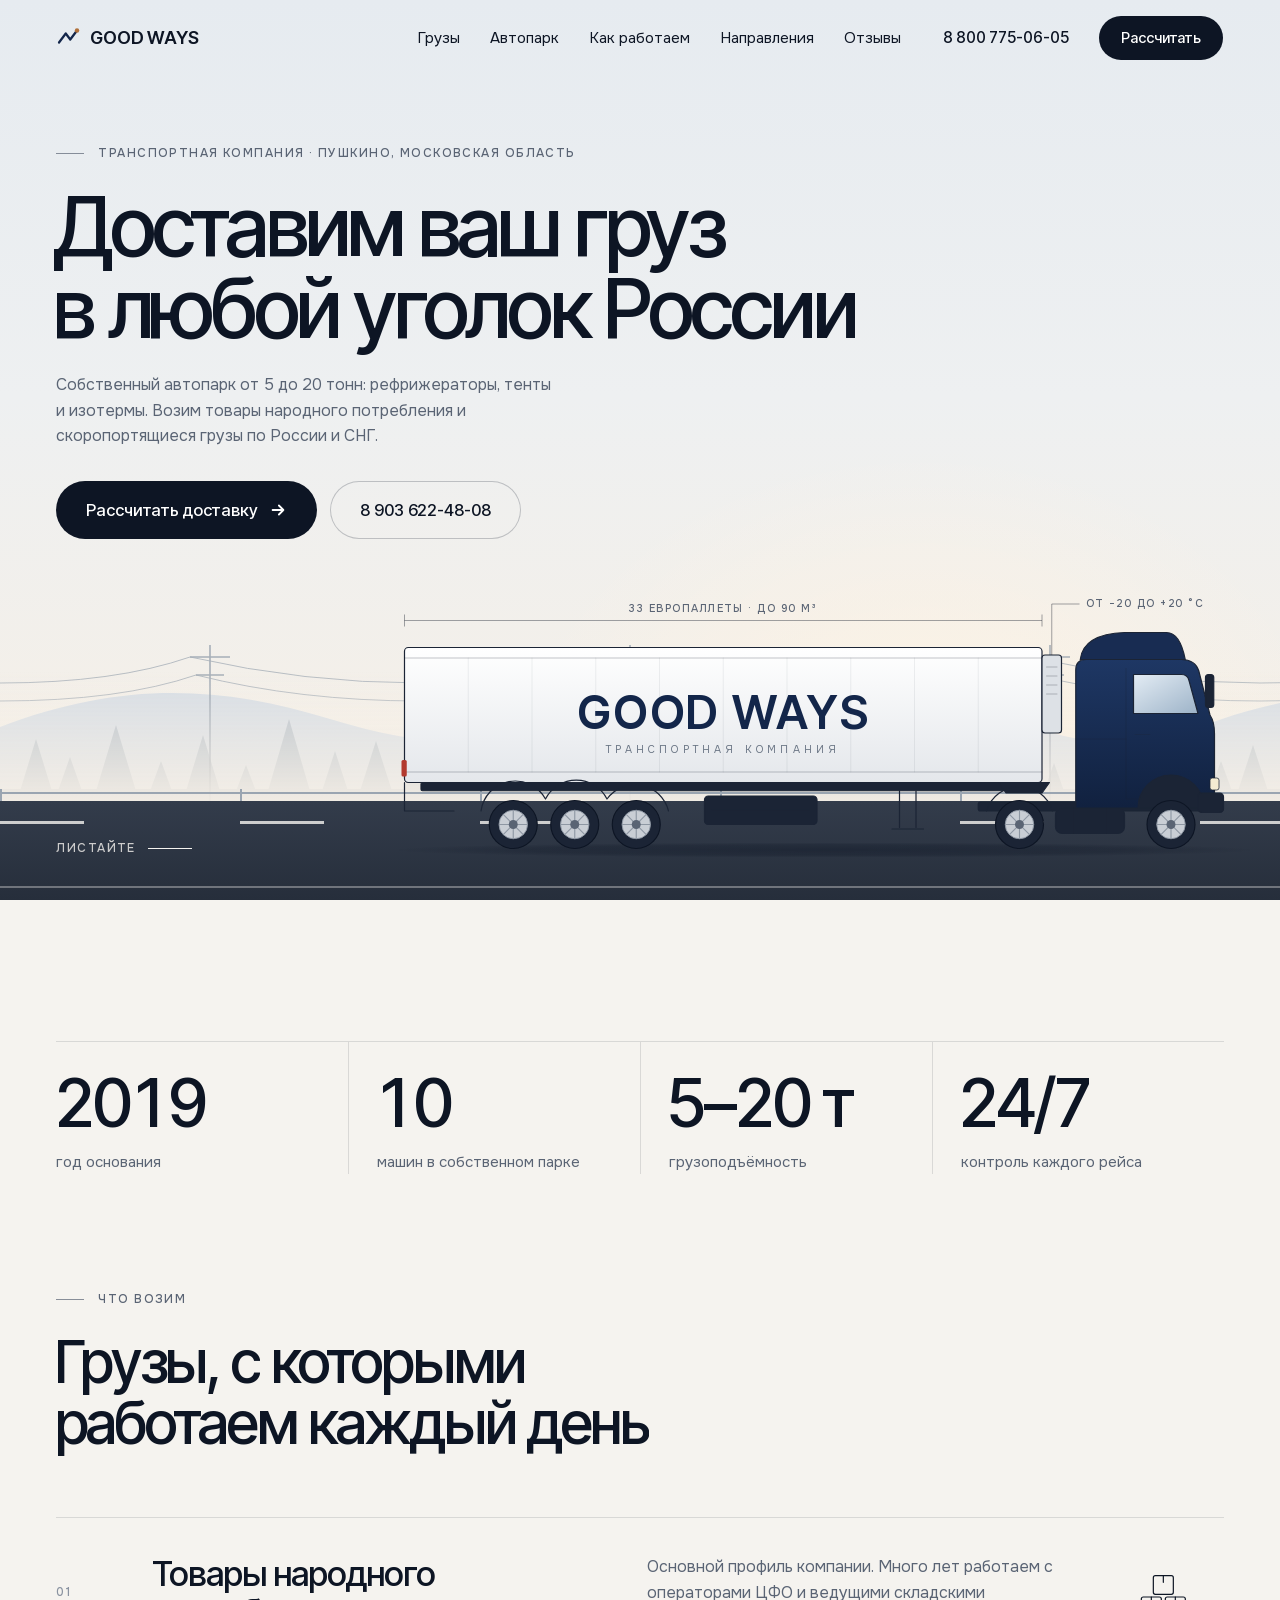
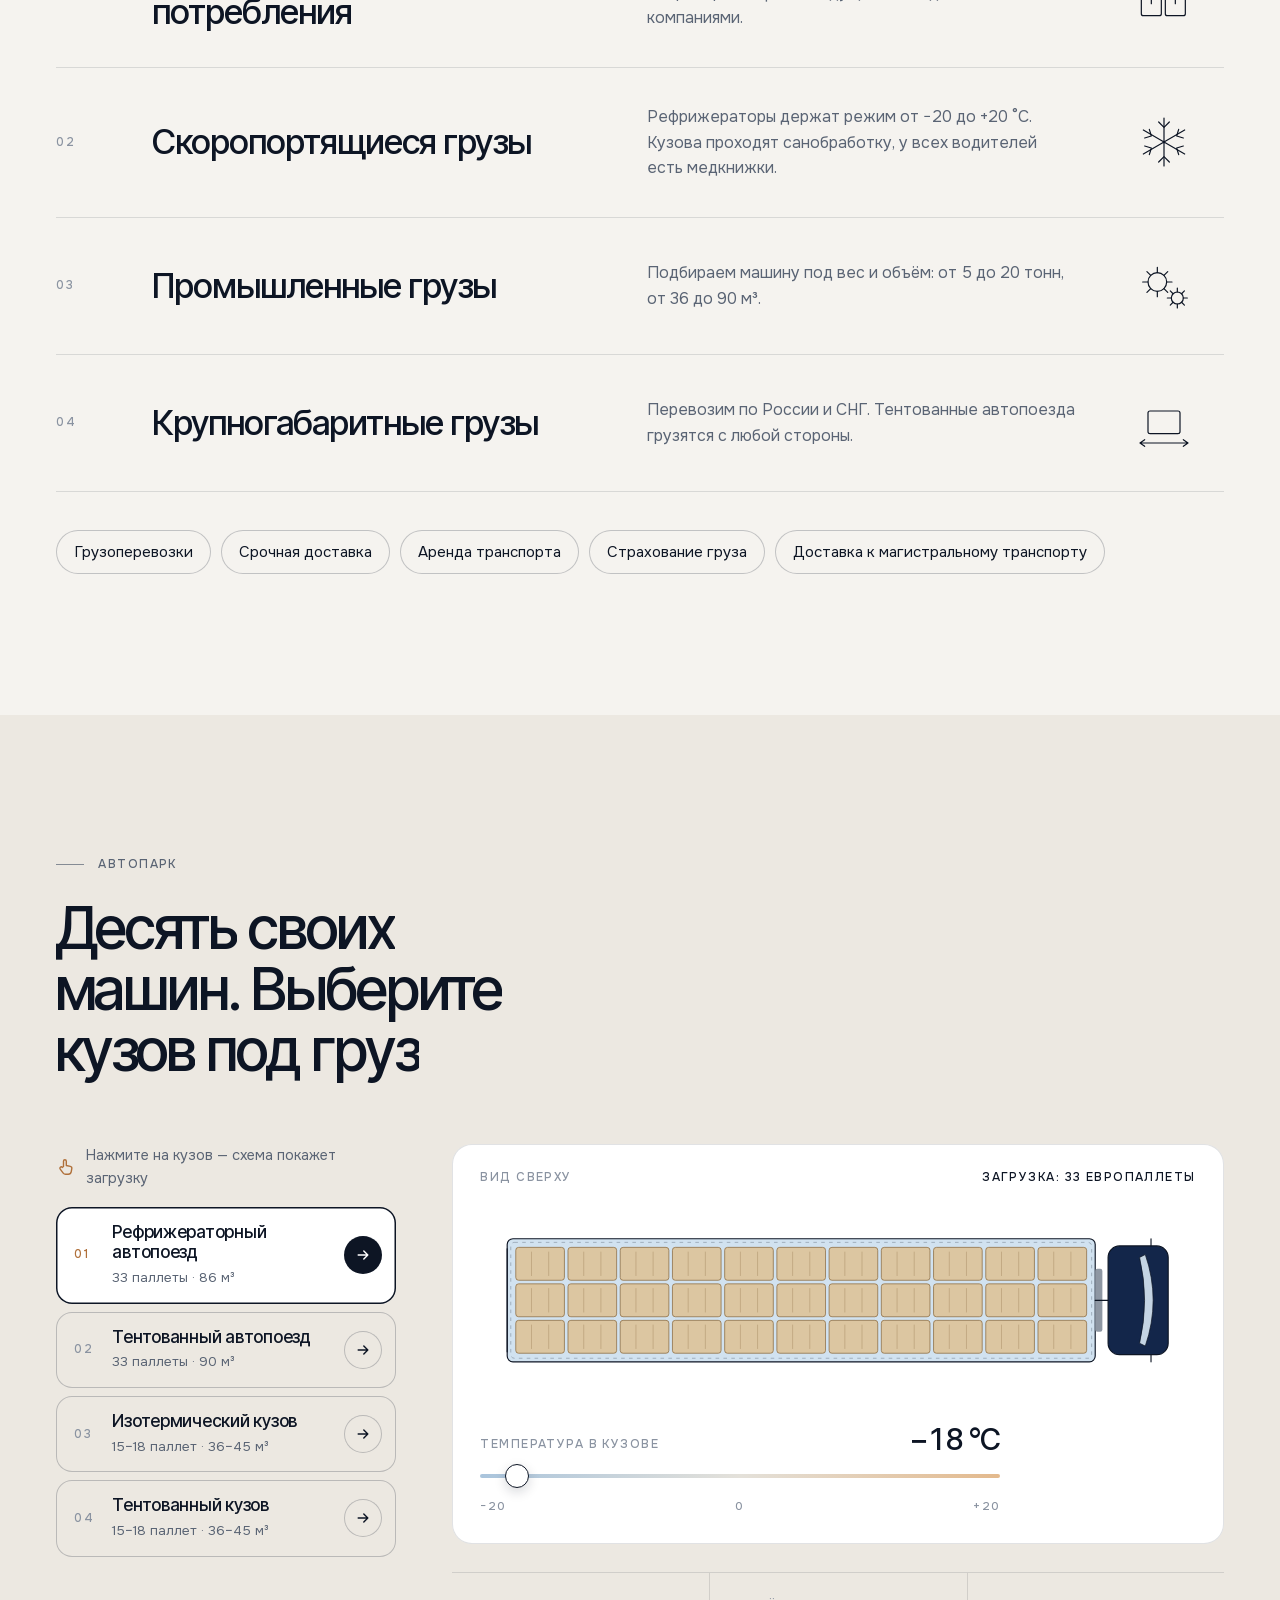
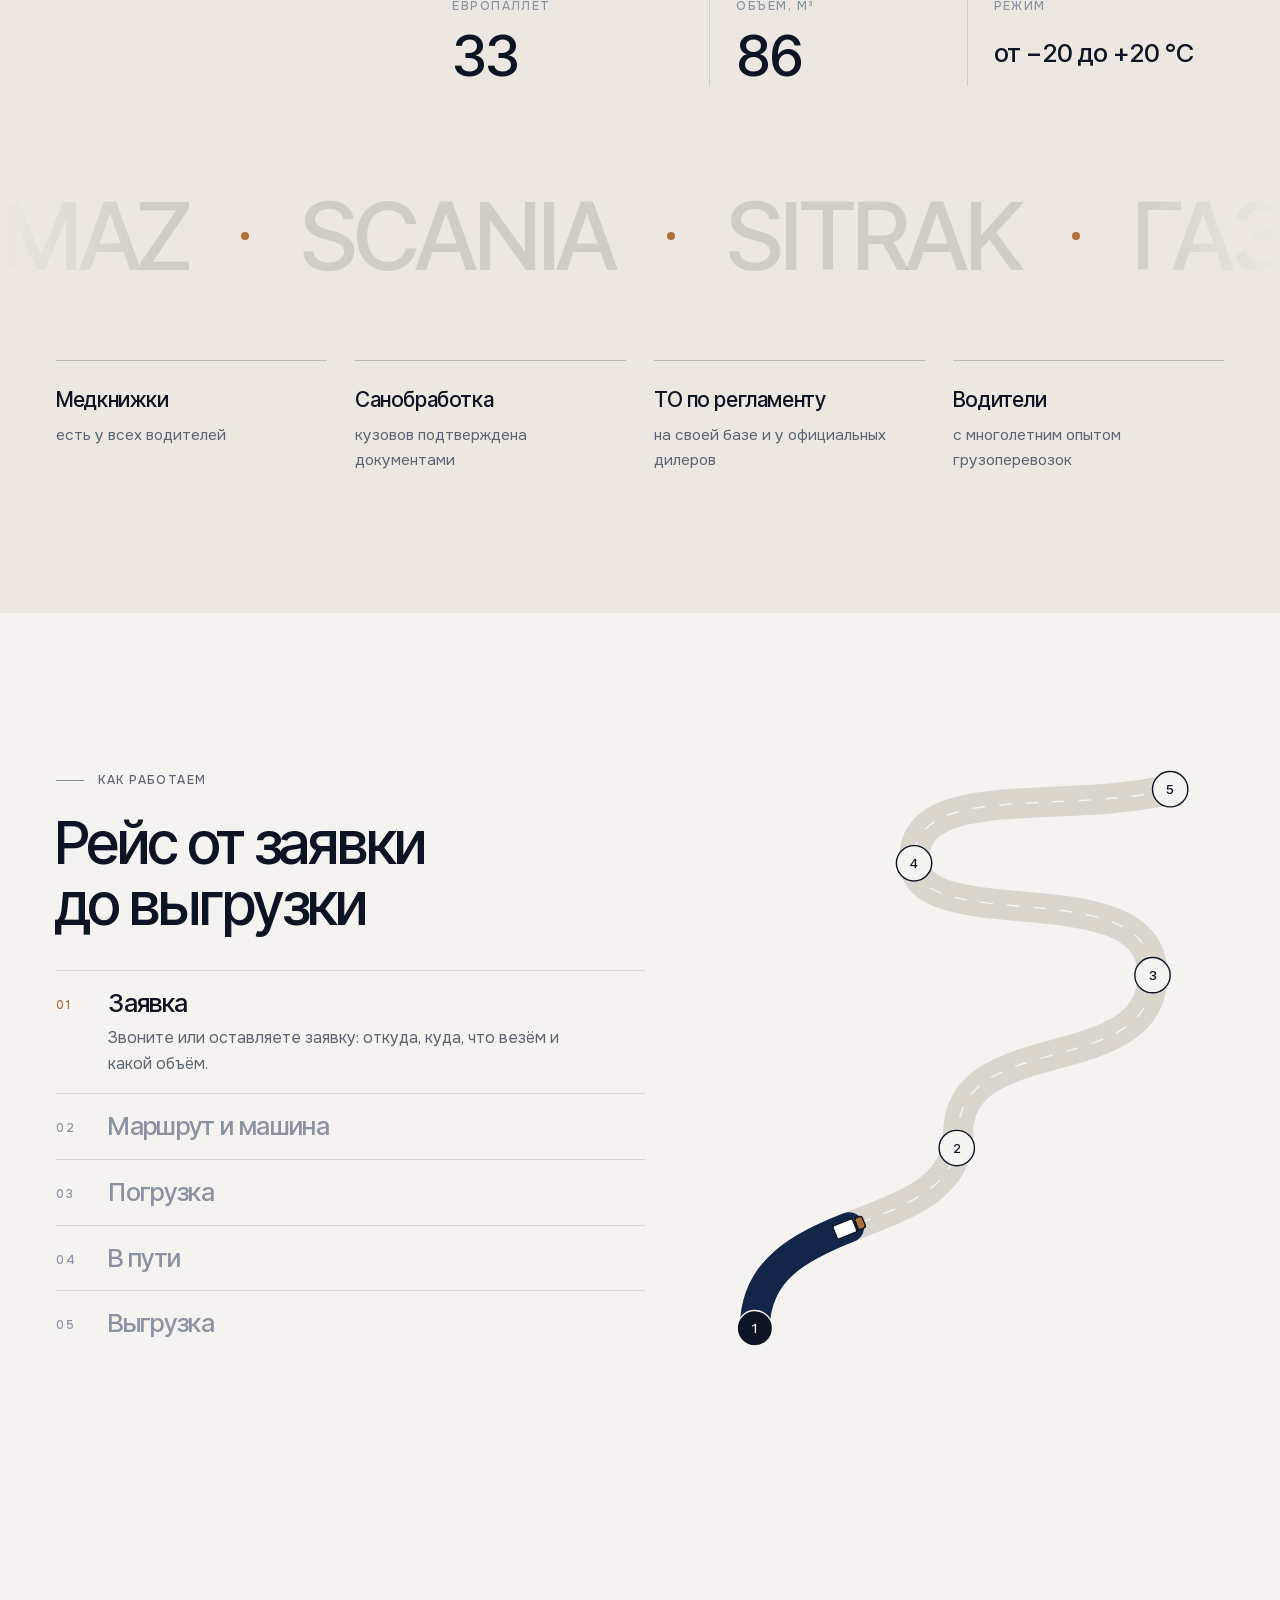
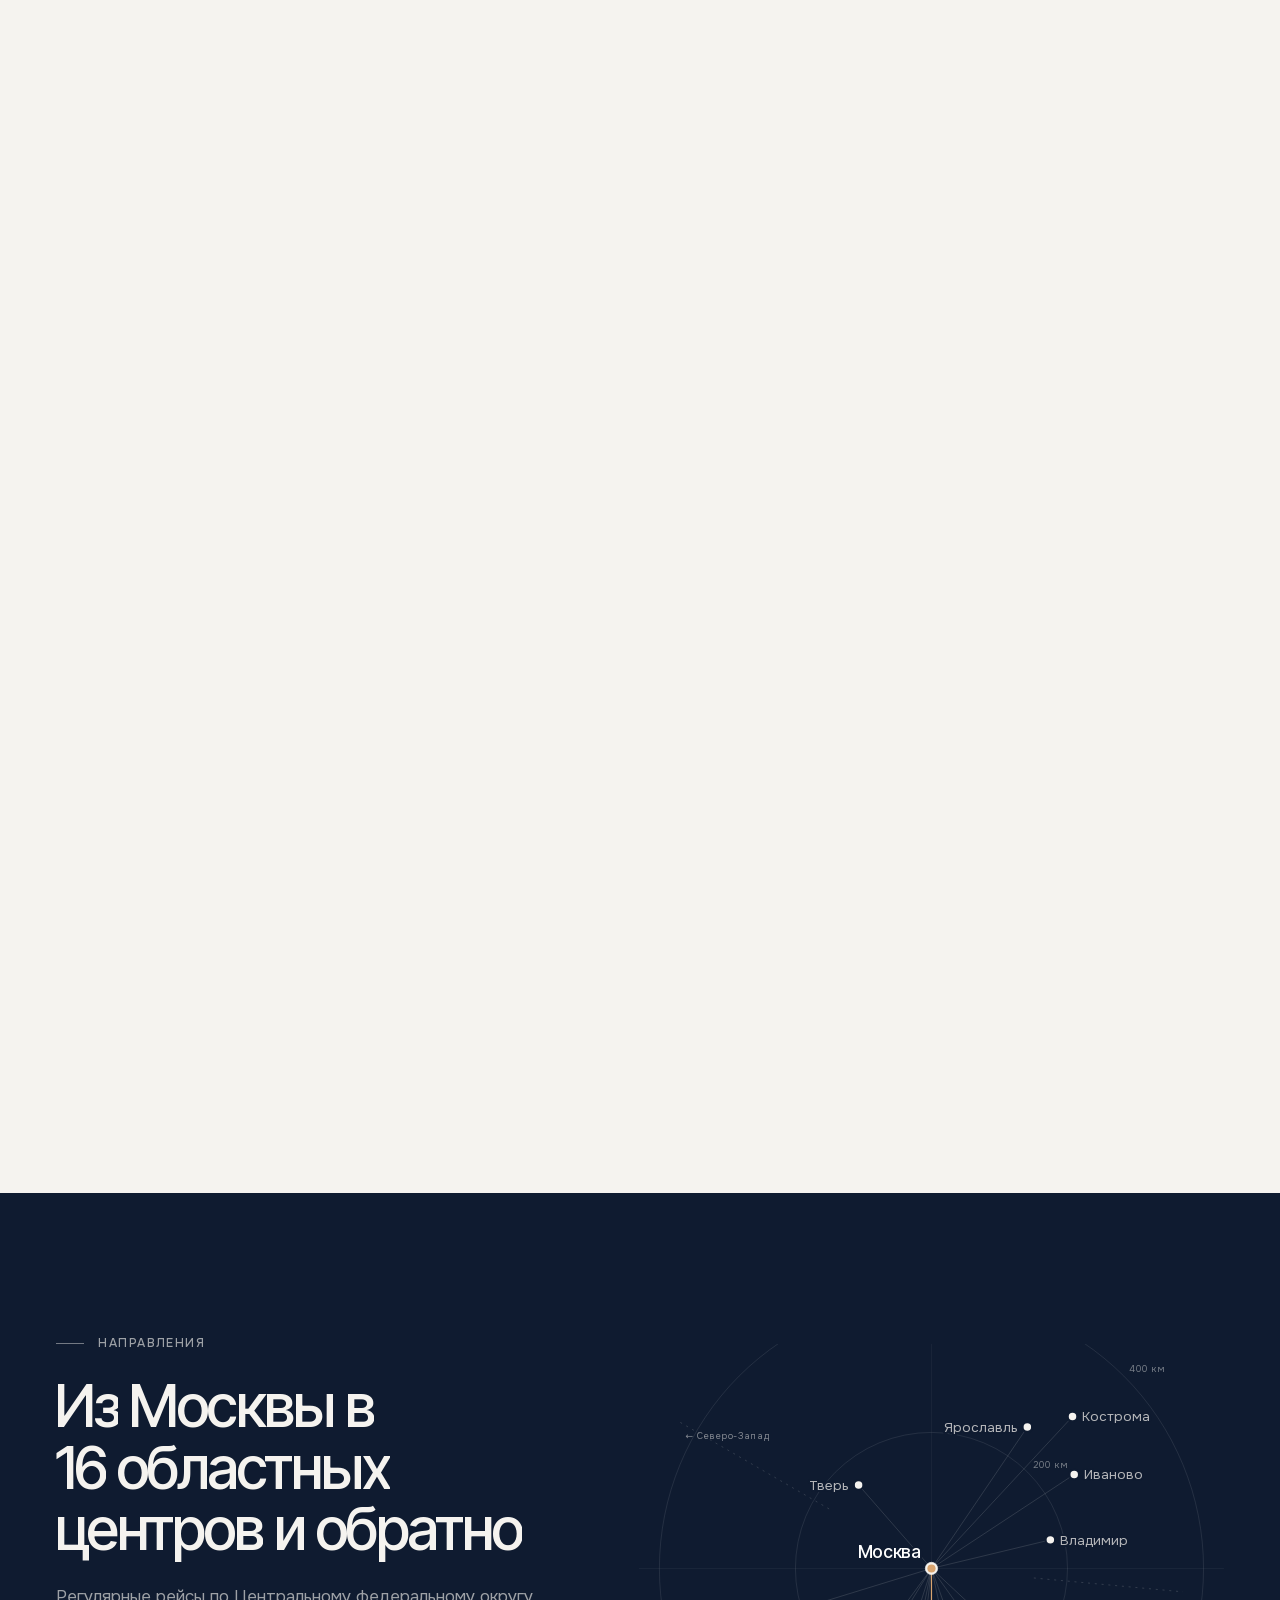
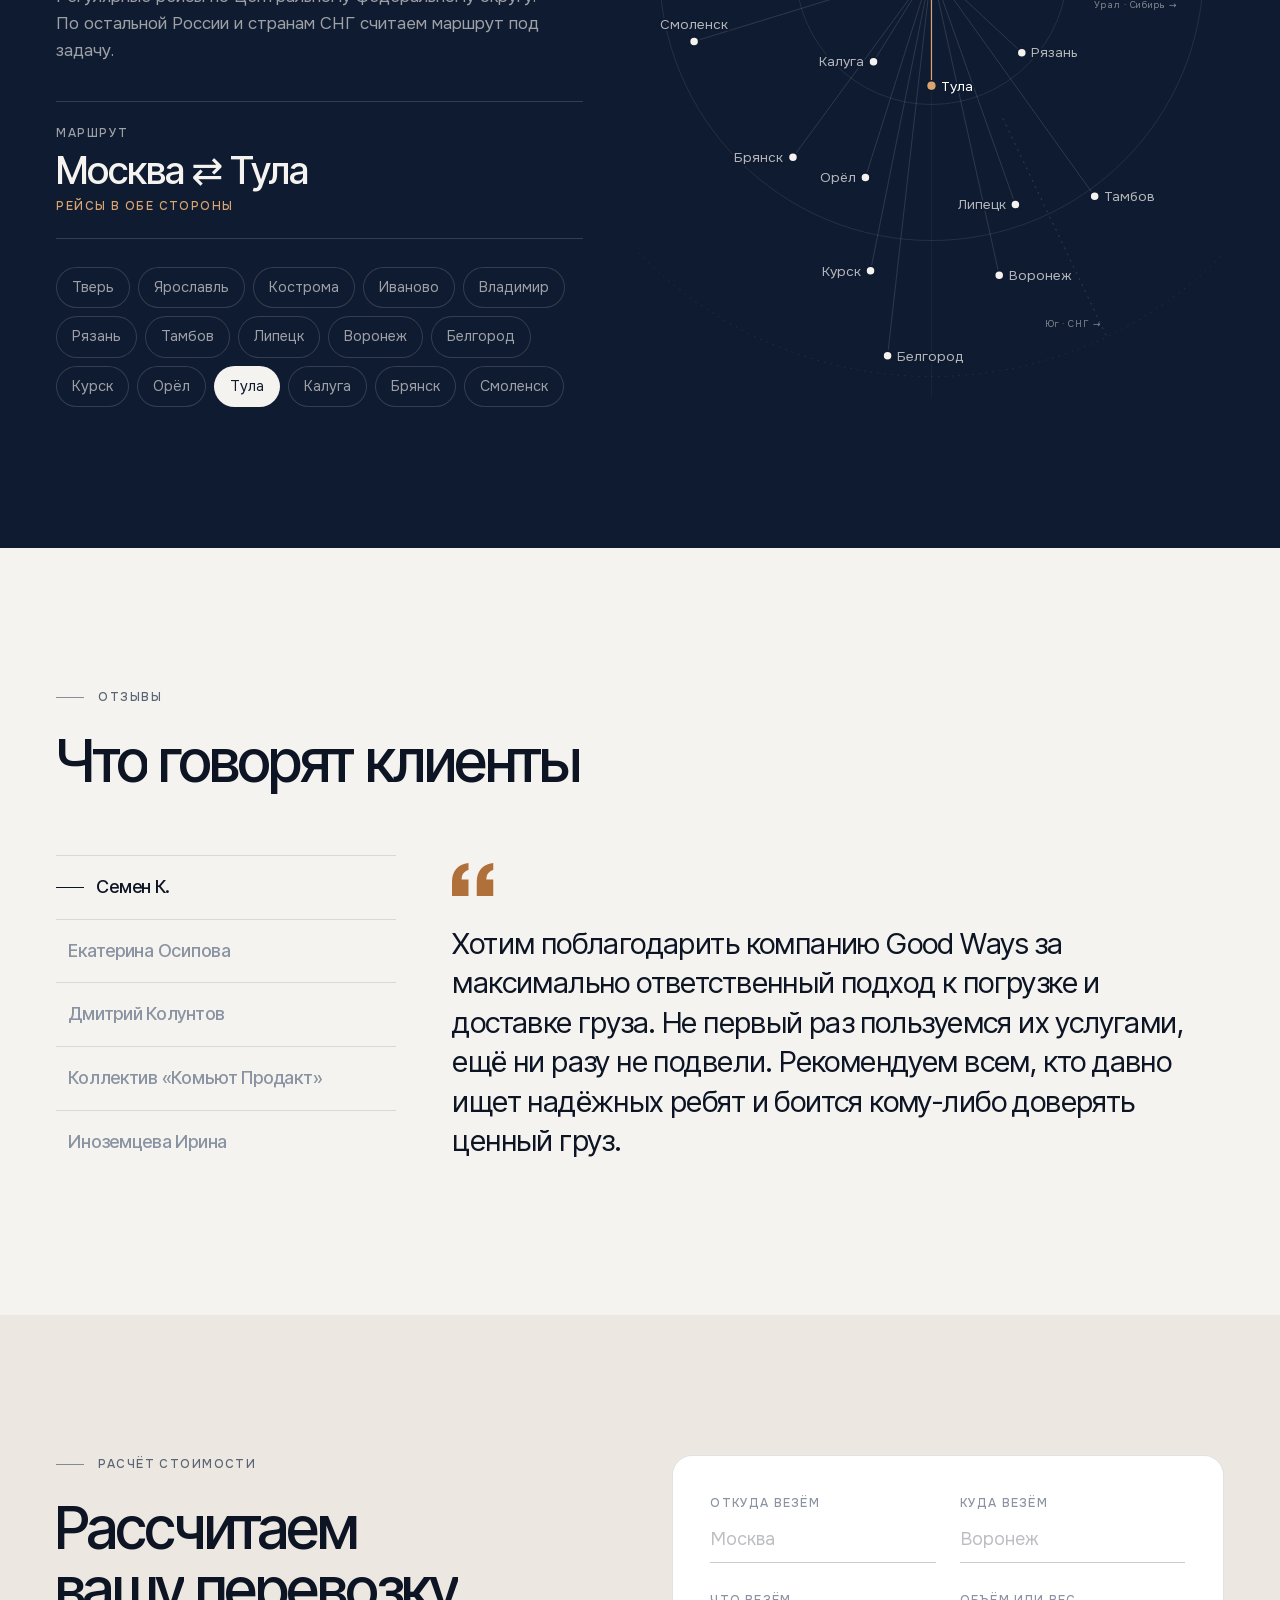
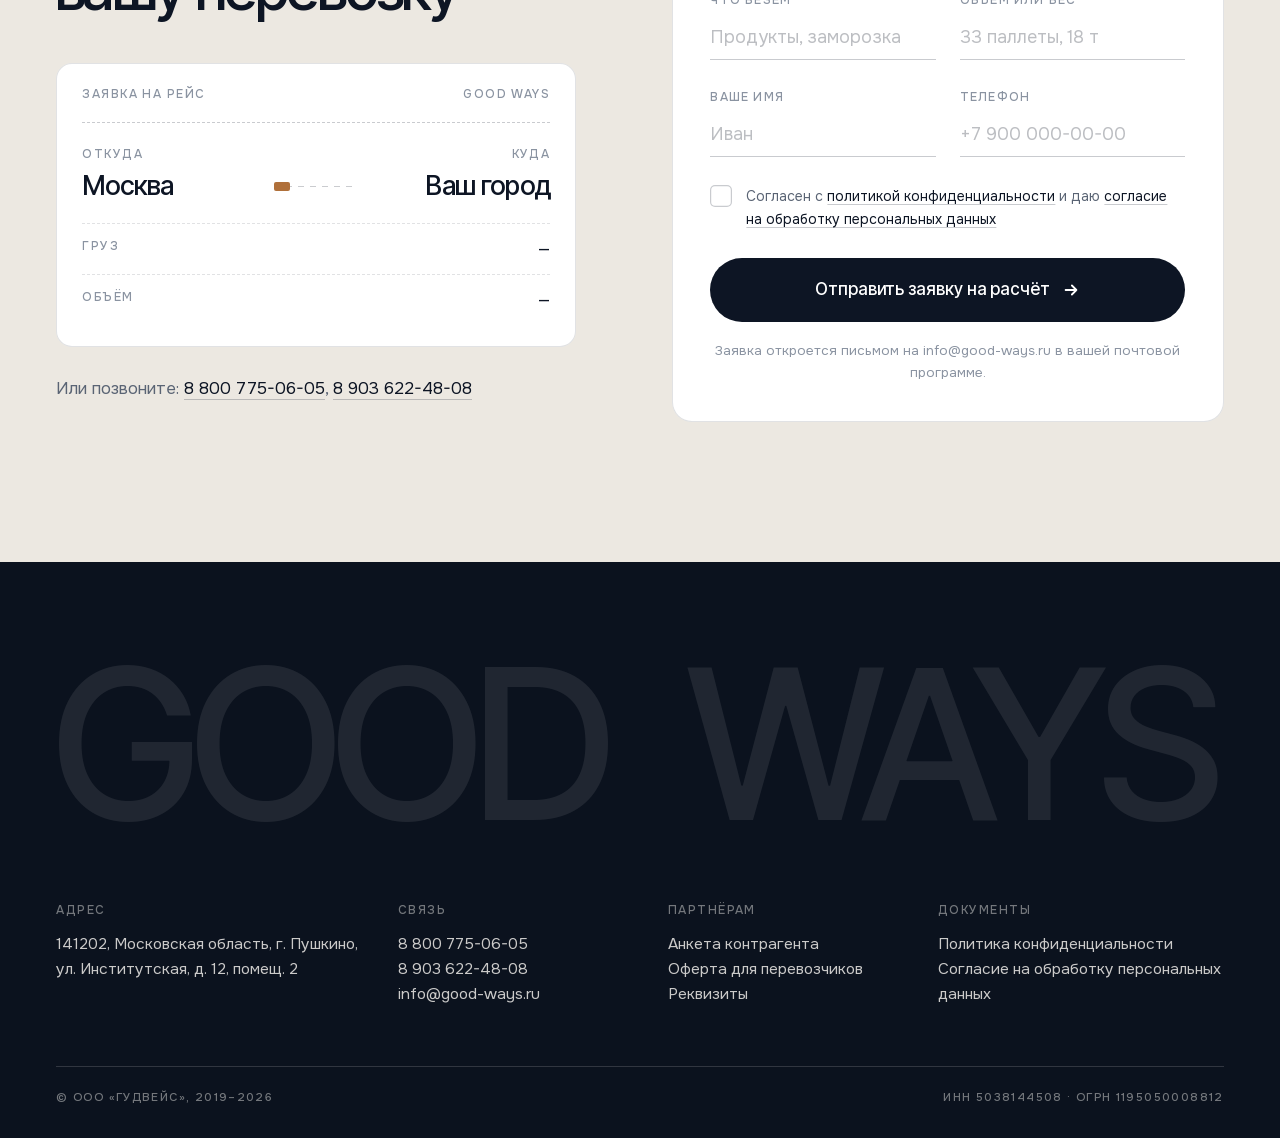
<file: index.html>
<!doctype html>
<html lang="ru">
<head>
<meta charset="utf-8">
<meta name="viewport" content="width=device-width, initial-scale=1">
<title>Good Ways — грузоперевозки по России и СНГ, собственный автопарк от 5 до 20 тонн</title>
<meta name="description" content="Транспортная компания Good Ways (ООО «Гудвейс», Пушкино): рефрижераторы, тенты и изотермы от 5 до 20 тонн. Возим товары народного потребления и скоропортящиеся грузы по России и СНГ.">
<meta name="theme-color" content="#F5F3EF">
<meta name="robots" content="noindex">
<meta property="og:title" content="Good Ways — грузоперевозки по России и СНГ">
<meta property="og:description" content="Собственный автопарк от 5 до 20 тонн: рефрижераторы, тенты, изотермы. Контроль рейса 24/7.">
<meta property="og:type" content="website">
<link rel="icon" href="assets/img/favicon.svg" type="image/svg+xml">
<link rel="preload" href="assets/fonts/inter-tight-500-cyrillic.woff2" as="font" type="font/woff2" crossorigin>
<link rel="preload" href="assets/fonts/inter-tight-500-latin.woff2" as="font" type="font/woff2" crossorigin>
<link rel="stylesheet" href="css/fonts.css">
<link rel="stylesheet" href="css/style.css">
</head>
<body class="is-loading">
<a class="skip" href="#main">К содержанию</a>

<!-- ============ ИНТРО ============ -->
<div class="intro" aria-hidden="true">
  <div class="intro-half intro-top"></div>
  <div class="intro-half intro-bot"></div>
  <div class="intro-c">
    <div class="intro-word"><span class="il"><i>G</i></span><span class="il"><i>O</i></span><span class="il"><i>O</i></span><span class="il"><i>D</i></span><span class="il il-gap"><i>W</i></span><span class="il"><i>A</i></span><span class="il"><i>Y</i></span><span class="il"><i>S</i></span></div>
    <div class="intro-meta mono"><div><span>Транспортная компания</span><span>с 2019 года</span></div></div>
  </div>
  <div class="intro-road">
    <div class="intro-trail"><i></i></div>
    <svg class="intro-truck" viewBox="0 0 120 40">
      <rect x="1.5" y="4" width="80" height="24" rx="1.5" fill="#fff" stroke="#1B2435" stroke-width="1.5"/>
      <path d="M1.5 9H81.5" stroke="#1B2435" stroke-opacity=".25" stroke-width="1"/>
      <path d="M6 28.75H112" stroke="#1B2435" stroke-width="2.5" stroke-linecap="round"/>
      <path d="M86 28V13q0-2.5 2.5-2.5H102q3 0 4.4 2.8l3.8 7.6q1.3 2.3 1.3 4.9V28Z" fill="#13264A"/>
      <path d="M96 14h5.6q1.6 0 2.3 1.5l2.6 5.5H96Z" fill="#C9D6E2"/>
      <g fill="#1B2435"><circle cx="15" cy="33" r="6"/><circle cx="29" cy="33" r="6"/><circle cx="74" cy="33" r="6"/><circle cx="103" cy="33" r="6"/></g>
      <g fill="#C9CED5"><circle cx="15" cy="33" r="2.4"/><circle cx="29" cy="33" r="2.4"/><circle cx="74" cy="33" r="2.4"/><circle cx="103" cy="33" r="2.4"/></g>
    </svg>
  </div>
</div>

<!-- ============ ШАПКА ============ -->
<header class="hdr" id="hdr">
  <a class="logo" href="#top" aria-label="Good Ways — на главную">
    <svg class="logo-mark" viewBox="0 0 32 32" aria-hidden="true"><path d="M4 22 L13 10 L19 18 L28 6" fill="none" stroke="currentColor" stroke-width="3" stroke-linecap="round" stroke-linejoin="round"/><circle cx="28" cy="6" r="3" fill="var(--accent)"/></svg>
    <span>GOOD&nbsp;WAYS</span>
  </a>
  <nav class="nav" id="nav" aria-label="Разделы">
    <a href="#cargo">Грузы</a>
    <a href="#fleet">Автопарк</a>
    <a href="#how">Как работаем</a>
    <a href="#routes">Направления</a>
    <a href="#reviews">Отзывы</a>
    <div class="nav-foot"><a href="tel:88007750605">8 800 775-06-05</a><a href="tel:89036224808">8 903 622-48-08</a><a href="mailto:info@good-ways.ru">info@good-ways.ru</a></div>
  </nav>
  <a class="hdr-tel mono" href="tel:88007750605">8 800 775-06-05</a>
  <a class="btn btn-sm" href="#calc" data-magnet><span>Рассчитать</span></a>
  <button class="burger" id="burger" aria-expanded="false" aria-controls="nav" aria-label="Меню"><i></i><i></i></button>
</header>

<main id="main">

<!-- ============ ПЕРВЫЙ ЭКРАН ============ -->
<section class="hero" id="top">
  <div class="sky" aria-hidden="true"><div class="stars"></div><div class="glow"></div></div>

  <div class="wrap hero-copy">
    <p class="eyebrow mono"><i class="dot"></i>Транспортная компания · Пушкино, Московская область</p>
    <h1 class="hero-h">
      <span class="ln"><span>Доставим ваш груз</span></span>
      <span class="ln"><span>в любой уголок <em>России</em></span></span>
    </h1>
    <p class="hero-lead">Собственный автопарк от 5 до 20 тонн: рефрижераторы, тенты и изотермы. Возим товары народного потребления и скоропортящиеся грузы по России и СНГ.</p>
    <div class="hero-cta">
      <a class="btn" href="#calc" data-magnet><span>Рассчитать доставку</span><svg viewBox="0 0 20 20" aria-hidden="true"><path d="M4 10h12M11 5l5 5-5 5" fill="none" stroke="currentColor" stroke-width="2" stroke-linecap="round" stroke-linejoin="round"/></svg></a>
      <a class="btn btn-line btn-tel" href="tel:89036224808" aria-label="Позвонить: 8 903 622-48-08"><svg viewBox="0 0 20 20" aria-hidden="true"><path d="M6.6 2.8l1.6 3.6-1.5 1.2a9.6 9.6 0 0 0 5.7 5.7l1.2-1.5 3.6 1.6v2.2a1.6 1.6 0 0 1-1.7 1.6A13.6 13.6 0 0 1 2.8 4.5 1.6 1.6 0 0 1 4.4 2.8z" fill="none" stroke="currentColor" stroke-width="1.6" stroke-linejoin="round"/></svg><span>8 903 622-48-08</span></a>
    </div>
  </div>

  <div class="scene" aria-hidden="true">
    <div class="lyr lyr-hills mv"></div>
    <div class="lyr lyr-trees mv"></div>
    <div class="lyr lyr-poles mv"></div>
    <div class="road">
      <div class="rail mv"></div>
      <div class="dash mv"></div>
    </div>

    <svg class="truck" viewBox="0 0 1200 380" role="img" aria-label="Автопоезд Good Ways">
      <defs>
        <linearGradient id="gSide" x1="0" y1="0" x2="0" y2="1"><stop offset="0" stop-color="#FFFFFF"/><stop offset="1" stop-color="#E4E7EB"/></linearGradient>
        <linearGradient id="gCab" x1="0" y1="0" x2="0" y2="1"><stop offset="0" stop-color="#1E3764"/><stop offset="1" stop-color="#11213F"/></linearGradient>
        <linearGradient id="gGlass" x1="0" y1="0" x2="1" y2="1"><stop offset="0" stop-color="#E3ECF4"/><stop offset="1" stop-color="#9DB3C8"/></linearGradient>
        <radialGradient id="gShadow"><stop offset="0" stop-color="#0D1524" stop-opacity=".45"/><stop offset=".7" stop-color="#0D1524" stop-opacity=".28"/><stop offset="1" stop-color="#0D1524" stop-opacity="0"/></radialGradient>
      </defs>
      <ellipse class="shadow" cx="590" cy="352" rx="570" ry="10" fill="url(#gShadow)"/>

      <g class="body">
        <!-- прицеп -->
        <rect class="dr f-side" x="30" y="82" width="850" height="180" rx="5"/>
        <path class="dr thin" d="M30 96 H880 M30 248 H880"/>
        <path class="dr rib" d="M115 96V248 M200 96V248 M285 96V248 M370 96V248 M455 96V248 M540 96V248 M625 96V248 M710 96V248 M795 96V248"/>
        <text class="t-brand" x="455" y="190" text-anchor="middle">GOOD WAYS</text>
        <text class="t-sub" x="455" y="222" text-anchor="middle">ТРАНСПОРТНАЯ КОМПАНИЯ</text>
        <!-- холодильная установка -->
        <rect class="dr f-unit" x="880" y="92" width="26" height="104" rx="4"/>
        <path class="dr thin" d="M886 108H900 M886 120H900 M886 132H900 M886 144H900"/>
        <!-- рама прицепа, опоры, ящик -->
        <rect class="dr f-dark" x="52" y="262" width="800" height="11" rx="2"/>
        <path class="dr" d="M690 273V322 M712 273V322 M680 324H722"/>
        <rect class="dr f-dark" x="430" y="280" width="150" height="38" rx="5"/>
        <path class="dr thin" d="M440 299H570"/>
        <path class="dr" d="M30 300H96 M30 262V300"/>
        <rect class="tail" x="26" y="232" width="7" height="22" rx="2"/>
        <!-- крылья -->
        <path class="dr" d="M132 300 A46 46 0 0 1 218 284 A46 46 0 0 1 300 284 A46 46 0 0 1 382 300"/>
        <!-- тягач: рама, бак, седло -->
        <rect class="dr f-dark" x="795" y="288" width="300" height="12" rx="3"/>
        <path class="dr f-dark" d="M822 262 H890 L880 276 H832 Z"/>
        <rect class="dr f-dark" x="898" y="296" width="92" height="34" rx="9"/>
        <path class="dr thin" d="M922 296V330 M966 296V330"/>
        <path class="dr" d="M806 300 A46 46 0 0 1 894 300"/>
        <!-- кабина -->
        <path class="dr f-cab" d="M925 296 V112 Q925 98 939 98 H1066 Q1084 98 1089 113 L1104 172 Q1110 181 1110 197 V296 Z"/>
        <path class="dr f-cab2" d="M931 98 Q935 64 990 62 H1046 Q1064 62 1071 98 Z"/>
        <path class="dr f-glass" d="M1002 118 H1066 Q1074 118 1076 126 L1088 170 H1002 Z"/>
        <path class="dr thin" d="M992 110 V284 H1108 M925 204 H992 M1004 198 H1024"/>
        <rect class="dr f-dark" x="1098" y="118" width="11" height="44" rx="4"/>
        <path class="dr f-dark" d="M1008 296 A44 44 0 0 1 1096 296 Z"/>
        <rect class="dr f-dark" x="1088" y="276" width="34" height="26" rx="5"/>
        <rect class="lamp" x="1104" y="256" width="12" height="16" rx="3"/>
      </g>

      <!-- колёса -->
      <g class="wheels">
        <g class="wh" transform="translate(175 318)"><g class="spin"><circle class="tire" r="32"/><circle class="rim" r="19"/><path class="spk" d="M0-19V19 M-19 0H19 M-13.4-13.4L13.4 13.4 M-13.4 13.4L13.4-13.4"/><circle class="hub" r="6"/></g></g>
        <g class="wh" transform="translate(257 318)"><g class="spin"><circle class="tire" r="32"/><circle class="rim" r="19"/><path class="spk" d="M0-19V19 M-19 0H19 M-13.4-13.4L13.4 13.4 M-13.4 13.4L13.4-13.4"/><circle class="hub" r="6"/></g></g>
        <g class="wh" transform="translate(339 318)"><g class="spin"><circle class="tire" r="32"/><circle class="rim" r="19"/><path class="spk" d="M0-19V19 M-19 0H19 M-13.4-13.4L13.4 13.4 M-13.4 13.4L13.4-13.4"/><circle class="hub" r="6"/></g></g>
        <g class="wh" transform="translate(850 318)"><g class="spin"><circle class="tire" r="32"/><circle class="rim" r="19"/><path class="spk" d="M0-19V19 M-19 0H19 M-13.4-13.4L13.4 13.4 M-13.4 13.4L13.4-13.4"/><circle class="hub" r="6"/></g></g>
        <g class="wh" transform="translate(1052 318)"><g class="spin"><circle class="tire" r="32"/><circle class="rim" r="19"/><path class="spk" d="M0-19V19 M-19 0H19 M-13.4-13.4L13.4 13.4 M-13.4 13.4L13.4-13.4"/><circle class="hub" r="6"/></g></g>
      </g>

      <!-- размеры, как на чертеже -->
      <g class="ann">
        <path class="ann-l" d="M30 46 H880 M30 38 V54 M880 38 V54"/>
        <text class="ann-t" x="455" y="34" text-anchor="middle">33 ЕВРОПАЛЛЕТЫ · ДО 90 М³</text>
        <path class="ann-l" d="M893 92 V24 H930"/>
        <text class="ann-t" x="938" y="28">ОТ −20 ДО +20 °C</text>
      </g>
    </svg>
  </div>

  <a class="scroll-hint mono" href="#cargo" aria-label="Листать дальше"><span>Листайте</span><i></i></a>
</section>

<!-- ============ ГРУЗЫ ============ -->
<section class="sec sec-light" id="cargo">
  <div class="wrap">
    <div class="facts" id="facts">
      <div class="fact"><b><span data-count="2019" data-plain>2019</span></b><span>год основания</span></div>
      <div class="fact"><b><span data-count="10">10</span></b><span>машин в собственном парке</span></div>
      <div class="fact"><b>5–<span data-count="20">20</span>&nbsp;т</b><span>грузоподъёмность</span></div>
      <div class="fact"><b><span data-count="24">24</span>/7</b><span>контроль каждого рейса</span></div>
    </div>

    <div class="sec-head">
      <p class="eyebrow mono"><i class="dot"></i>Что возим</p>
      <h2 class="h2" data-split>Грузы, с которыми работаем каждый день</h2>
    </div>

    <ul class="cargo" id="cargoList">
      <li class="cargo-row" tabindex="0">
        <span class="cargo-n mono">01</span>
        <h3>Товары народного потребления</h3>
        <p>Основной профиль компании. Много лет работаем с операторами ЦФО и ведущими складскими компаниями.</p>
        <svg class="cargo-ic ic-boxes" viewBox="0 0 96 96" aria-hidden="true"><rect class="bx b1" x="14" y="54" width="30" height="28" rx="3"/><rect class="bx b2" x="50" y="54" width="30" height="28" rx="3"/><rect class="bx b3" x="32" y="22" width="30" height="28" rx="3"/><path class="tp" d="M29 54v10M65 54v10M47 22v10"/></svg>
      </li>
      <li class="cargo-row" tabindex="0">
        <span class="cargo-n mono">02</span>
        <h3>Скоропортящиеся грузы</h3>
        <p>Рефрижераторы держат режим от −20 до +20 °C. Кузова проходят санобработку, у всех водителей есть медкнижки.</p>
        <svg class="cargo-ic ic-snow" viewBox="0 0 96 96" aria-hidden="true"><g class="flake"><path d="M48 12v72M17 30l62 36M17 66l62-36"/><path d="M40 18l8 8 8-8M40 78l8-8 8 8M19 42l10-3-3-10M77 54l-10 3 3 10M19 54l10 3-3 10M77 42l-10-3 3-10"/></g></svg>
      </li>
      <li class="cargo-row" tabindex="0">
        <span class="cargo-n mono">03</span>
        <h3>Промышленные грузы</h3>
        <p>Подбираем машину под вес и объём: от 5 до 20 тонн, от 36 до 90 м³.</p>
        <svg class="cargo-ic ic-gear" viewBox="0 0 96 96" aria-hidden="true"><g class="gear g1"><circle cx="38" cy="42" r="14"/><path d="M38 20v8M38 56v8M16 42h8M52 42h8M22.4 26.4l5.7 5.7M47.9 51.9l5.7 5.7M22.4 57.6l5.7-5.7M47.9 32.1l5.7-5.7"/></g><g class="gear g2"><circle cx="68" cy="66" r="9"/><path d="M68 51v6M68 75v6M53 66h6M77 66h6M57.4 55.4l4.2 4.2M74.4 72.4l4.2 4.2M57.4 76.6l4.2-4.2M74.4 59.6l4.2-4.2"/></g></svg>
      </li>
      <li class="cargo-row" tabindex="0">
        <span class="cargo-n mono">04</span>
        <h3>Крупногабаритные грузы</h3>
        <p>Перевозим по России и СНГ. Тентованные автопоезда грузятся с любой стороны.</p>
        <svg class="cargo-ic ic-size" viewBox="0 0 96 96" aria-hidden="true"><rect class="bx" x="24" y="30" width="48" height="34" rx="3"/><path class="ar a1" d="M12 78h72M12 78l7-5M12 78l7 5M84 78l-7-5M84 78l-7 5"/><path class="ar a2" d="M84 20v52" opacity="0"/></svg>
      </li>
    </ul>

    <ul class="chips" aria-label="Услуги">
      <li>Грузоперевозки</li><li>Срочная доставка</li><li>Аренда транспорта</li><li>Страхование груза</li><li>Доставка к магистральному транспорту</li>
    </ul>
  </div>
</section>

<!-- ============ АВТОПАРК ============ -->
<section class="sec sec-dark" id="fleet">
  <div class="wrap">
    <div class="sec-head">
      <p class="eyebrow mono"><i class="dot"></i>Автопарк</p>
      <h2 class="h2" data-split>Десять своих машин. Выберите кузов под груз</h2>
    </div>

    <div class="cfg" id="cfg">
      <div class="cfg-side">
        <p class="cfg-hint"><svg viewBox="0 0 20 20" aria-hidden="true"><path d="M7.5 9.5V4.2a1.4 1.4 0 0 1 2.8 0v4.3l4 .9a2 2 0 0 1 1.5 2.3l-.6 3.2a3 3 0 0 1-3 2.4H9.6a3 3 0 0 1-2.4-1.2l-3-4a1.3 1.3 0 0 1 2-1.7z" fill="none" stroke="currentColor" stroke-width="1.4" stroke-linejoin="round"/></svg>Нажмите на кузов — схема покажет загрузку</p>
        <div class="cfg-tabs" role="tablist" aria-label="Тип кузова">
          <button role="tab" aria-selected="true" data-type="ref"><span class="mono">01</span><span class="ct"><b>Рефрижераторный автопоезд</b><small>33 паллеты · 86 м³</small></span><span class="ct-go" aria-hidden="true"><svg viewBox="0 0 20 20"><path d="M4 10h12M11 5l5 5-5 5" fill="none" stroke="currentColor" stroke-width="1.8" stroke-linecap="round" stroke-linejoin="round"/></svg></span></button>
          <button role="tab" aria-selected="false" data-type="tent" tabindex="-1"><span class="mono">02</span><span class="ct"><b>Тентованный автопоезд</b><small>33 паллеты · 90 м³</small></span><span class="ct-go" aria-hidden="true"><svg viewBox="0 0 20 20"><path d="M4 10h12M11 5l5 5-5 5" fill="none" stroke="currentColor" stroke-width="1.8" stroke-linecap="round" stroke-linejoin="round"/></svg></span></button>
          <button role="tab" aria-selected="false" data-type="iso" tabindex="-1"><span class="mono">03</span><span class="ct"><b>Изотермический кузов</b><small>15–18 паллет · 36–45 м³</small></span><span class="ct-go" aria-hidden="true"><svg viewBox="0 0 20 20"><path d="M4 10h12M11 5l5 5-5 5" fill="none" stroke="currentColor" stroke-width="1.8" stroke-linecap="round" stroke-linejoin="round"/></svg></span></button>
          <button role="tab" aria-selected="false" data-type="tentk" tabindex="-1"><span class="mono">04</span><span class="ct"><b>Тентованный кузов</b><small>15–18 паллет · 36–45 м³</small></span><span class="ct-go" aria-hidden="true"><svg viewBox="0 0 20 20"><path d="M4 10h12M11 5l5 5-5 5" fill="none" stroke="currentColor" stroke-width="1.8" stroke-linecap="round" stroke-linejoin="round"/></svg></span></button>
        </div>
      </div>

      <div class="cfg-stage" data-type="ref">
        <div class="cfg-top mono"><span>Вид сверху</span><span id="cfgNote">Загрузка: 33 европаллеты</span></div>
        <svg class="cfg-svg" id="cfgSvg" viewBox="0 0 1000 300" role="img" aria-label="Схема загрузки кузова европаллетами"></svg>
        <div class="cfg-temp" id="cfgTemp">
          <label for="temp" class="mono">Температура в кузове</label>
          <output id="tempOut" for="temp">−18 °C</output>
          <input type="range" id="temp" min="-20" max="20" step="1" value="-18" aria-valuetext="минус 18 градусов">
          <div class="cfg-scale mono"><span>−20</span><span>0</span><span>+20</span></div>
        </div>
      </div>

      <dl class="cfg-specs">
        <div><dt class="mono">Европаллет</dt><dd id="spPal">33</dd></div>
        <div><dt class="mono">Объём, м³</dt><dd id="spVol">86</dd></div>
        <div><dt class="mono" id="spKey">Режим</dt><dd id="spVal" class="sm">от −20 до +20 °C</dd></div>
      </dl>
    </div>

    <div class="marks" aria-label="Марки автомобилей">
      <div class="marks-track"><span>MAZ</span><i></i><span>SCANIA</span><i></i><span>SITRAK</span><i></i><span>ГАЗЕЛЬ</span><i></i><span>MAZ</span><i></i><span>SCANIA</span><i></i><span>SITRAK</span><i></i><span>ГАЗЕЛЬ</span><i></i></div>
    </div>

    <ul class="trust">
      <li><b>Медкнижки</b>есть у всех водителей</li>
      <li><b>Санобработка</b>кузовов подтверждена документами</li>
      <li><b>ТО по регламенту</b>на своей базе и у официальных дилеров</li>
      <li><b>Водители</b>с многолетним опытом грузоперевозок</li>
    </ul>
  </div>
</section>

<!-- ============ КАК РАБОТАЕМ ============ -->
<section class="how sec-light" id="how">
  <div class="how-pin">
    <div class="wrap how-grid">
      <div class="how-copy">
        <p class="eyebrow mono"><i class="dot"></i>Как работаем</p>
        <h2 class="h2">Рейс от заявки до выгрузки</h2>
        <ol class="steps" id="steps">
          <li class="is-on"><span class="mono">01</span><div><h3>Заявка</h3><p>Звоните или оставляете заявку: откуда, куда, что везём и какой объём.</p></div></li>
          <li><span class="mono">02</span><div><h3>Маршрут и машина</h3><p>Подбираем маршрут и тип кузова под груз, чтобы сошлись цена, сроки и качество.</p></div></li>
          <li><span class="mono">03</span><div><h3>Погрузка</h3><p>Подаём машину к точке загрузки. Кузов после санобработки, водитель с медкнижкой.</p></div></li>
          <li><span class="mono">04</span><div><h3>В пути</h3><p>На машинах спутниковая навигация: статус и местоположение груза известны в любой момент. Контроль 24/7.</p></div></li>
          <li><span class="mono">05</span><div><h3>Выгрузка</h3><p>Привозим на склад, в магазин или к точке загрузки магистрального транспорта.</p></div></li>
        </ol>
      </div>
      <div class="how-map" aria-hidden="true">
        <svg viewBox="0 0 600 720" id="howSvg">
          <path class="how-road" id="howBase" d="M70 660 C 70 520, 300 560, 300 440 S 520 380, 520 260 S 250 220, 250 130 S 420 80, 540 50"/>
          <path class="how-prog" id="howProg" d="M70 660 C 70 520, 300 560, 300 440 S 520 380, 520 260 S 250 220, 250 130 S 420 80, 540 50"/>
          <g id="howNodes"></g>
          <g id="howTruck" class="how-truck"><rect x="-17" y="-8" width="24" height="16" rx="2"/><rect x="9" y="-7" width="9" height="14" rx="3"/></g>
        </svg>
      </div>
    </div>
  </div>
</section>

<!-- ============ НАПРАВЛЕНИЯ ============ -->
<section class="sec sec-night" id="routes">
  <div class="wrap routes">
    <div class="routes-copy">
      <p class="eyebrow mono"><i class="dot"></i>Направления</p>
      <h2 class="h2" data-split>Из Москвы в 16 областных центров и обратно</h2>
      <p class="routes-lead">Регулярные рейсы по Центральному федеральному округу. По остальной России и странам СНГ считаем маршрут под задачу.</p>
      <div class="readout" aria-live="polite">
        <span class="mono">Маршрут</span>
        <b id="roName">Москва ⇄ Тула</b>
        <span class="mono" id="roKm">Рейсы в обе стороны</span>
      </div>
      <ul class="cities" id="cities"></ul>
    </div>
    <div class="radar" id="radar">
      <svg id="radarSvg" viewBox="-430 -330 860 960" role="img" aria-label="Схема направлений из Москвы"></svg>
    </div>
  </div>
</section>

<!-- ============ ОТЗЫВЫ ============ -->
<section class="sec sec-light" id="reviews">
  <div class="wrap">
    <div class="sec-head">
      <p class="eyebrow mono"><i class="dot"></i>Отзывы</p>
      <h2 class="h2" data-split>Что говорят клиенты</h2>
    </div>
    <div class="rev" id="rev">
      <div class="rev-names" role="tablist" aria-label="Авторы отзывов">
        <button role="tab" aria-selected="true">Семен К.</button>
        <button role="tab" aria-selected="false" tabindex="-1">Екатерина Осипова</button>
        <button role="tab" aria-selected="false" tabindex="-1">Дмитрий Колунтов</button>
        <button role="tab" aria-selected="false" tabindex="-1">Коллектив «Комьют Продакт»</button>
        <button role="tab" aria-selected="false" tabindex="-1">Иноземцева Ирина</button>
      </div>
      <div class="rev-body">
        <svg class="rev-q" viewBox="0 0 64 48" aria-hidden="true"><path d="M0 48V28C0 12 8 2 24 0v10c-7 2-10 7-10 14h10v24H0zm36 0V28C36 12 44 2 60 0v10c-7 2-10 7-10 14h10v24H36z"/></svg>
        <blockquote class="is-on">Хотим поблагодарить компанию Good Ways за максимально ответственный подход к погрузке и доставке груза. Не первый раз пользуемся их услугами, ещё ни разу не подвели. Рекомендуем всем, кто давно ищет надёжных ребят и боится кому-либо доверять ценный груз.</blockquote>
        <blockquote>Ребята, вы правда лучшие. Очень быстрая доставка в отличие от многих компаний. Всё довезли аккуратно, всегда были на связи, мою беспокойную душу никак не потревожили. Спасибо ещё раз!</blockquote>
        <blockquote>Ответственная компания, приятное общение, работают с очень большими партиями, за что и выбрал их. Доставляют без вопросов, осторожно и строго по времени. Рекомендую.</blockquote>
        <blockquote>Выражаем благодарность сотрудникам компании Good Ways от коллектива «Комьют Продакт» за ответственный подход, своевременную неблизкую доставку и возможность доставки скоропортящихся продуктов. Очень выручили. Будем рекомендовать всем заинтересованным!</blockquote>
        <blockquote>Благодарю компанию Гудвейс за доставку небольшой, но очень ценной партии товаров ручной работы. Расположило бережное и заинтересованное отношение. На всех этапах были на связи, поддерживали в моём первом подобном опыте перевозки. Ещё раз обязательно к вам обращусь!</blockquote>
      </div>
    </div>
  </div>
</section>

<!-- ============ РАСЧЁТ ============ -->
<section class="sec sec-dark calc" id="calc">
  <div class="wrap calc-grid">
    <div class="calc-left">
      <p class="eyebrow mono"><i class="dot"></i>Расчёт стоимости</p>
      <h2 class="h2" data-split>Рассчитаем вашу перевозку</h2>
      <div class="bill" aria-hidden="true">
        <div class="bill-top mono"><span>Заявка на рейс</span><span>Good Ways</span></div>
        <div class="bill-route">
          <div><span class="mono">Откуда</span><b id="bFrom">Москва</b></div>
          <div class="bill-way"><i class="bill-truck"></i></div>
          <div><span class="mono">Куда</span><b id="bTo">Ваш город</b></div>
        </div>
        <div class="bill-row mono"><span>Груз</span><b id="bWhat">—</b></div>
        <div class="bill-row mono"><span>Объём</span><b id="bVol">—</b></div>
      </div>
      <p class="calc-or">Или позвоните: <a href="tel:88007750605">8 800 775-06-05</a>, <a href="tel:89036224808">8 903 622-48-08</a></p>
    </div>

    <form class="form" id="form" novalidate>
      <div class="f2">
        <label class="fld"><span>Откуда везём</span><input name="from" id="fFrom" autocomplete="off" required placeholder="Москва"></label>
        <label class="fld"><span>Куда везём</span><input name="to" id="fTo" autocomplete="off" required placeholder="Воронеж"></label>
      </div>
      <div class="f2">
        <label class="fld"><span>Что везём</span><input name="what" id="fWhat" autocomplete="off" placeholder="Продукты, заморозка"></label>
        <label class="fld"><span>Объём или вес</span><input name="vol" id="fVol" autocomplete="off" placeholder="33 паллеты, 18 т"></label>
      </div>
      <div class="f2">
        <label class="fld"><span>Ваше имя</span><input name="name" autocomplete="name" required placeholder="Иван"></label>
        <label class="fld"><span>Телефон</span><input name="tel" type="tel" inputmode="tel" autocomplete="tel" required placeholder="+7 900 000-00-00"></label>
      </div>
      <label class="chk"><input type="checkbox" name="agree" required><i></i><span>Согласен с <a href="privacy.html">политикой конфиденциальности</a> и даю <a href="consent.html">согласие на обработку персональных данных</a></span></label>
      <p class="form-err" id="formErr" role="alert" hidden></p>
      <button class="btn btn-wide" type="submit" data-magnet><span>Отправить заявку на расчёт</span><svg viewBox="0 0 20 20" aria-hidden="true"><path d="M4 10h12M11 5l5 5-5 5" fill="none" stroke="currentColor" stroke-width="2" stroke-linecap="round" stroke-linejoin="round"/></svg></button>
      <p class="form-note">Заявка откроется письмом на info@good-ways.ru в вашей почтовой программе.</p>
    </form>
  </div>
</section>
</main>

<!-- ============ ПОДВАЛ ============ -->
<footer class="ftr">
  <div class="wrap">
    <div class="ftr-word" aria-hidden="true"><span data-t="GOOD">GOOD</span><span data-t="WAYS">WAYS</span></div>
    <div class="ftr-grid">
      <div>
        <p class="mono ftr-k">Адрес</p>
        <p>141202, Московская область, г. Пушкино, ул. Институтская, д. 12, помещ. 2</p>
      </div>
      <div>
        <p class="mono ftr-k">Связь</p>
        <p><a href="tel:88007750605">8 800 775-06-05</a><br><a href="tel:89036224808">8 903 622-48-08</a><br><a href="mailto:info@good-ways.ru">info@good-ways.ru</a></p>
      </div>
      <div>
        <p class="mono ftr-k">Партнёрам</p>
        <p><a href="http://anketa.good-ways.ru/" rel="noopener">Анкета контрагента</a><br><a href="https://good-ways.ru/oferta" rel="noopener">Оферта для перевозчиков</a><br><a href="https://good-ways.ru/rekvizit" rel="noopener">Реквизиты</a></p>
      </div>
      <div>
        <p class="mono ftr-k">Документы</p>
        <p><a href="privacy.html">Политика конфиденциальности</a><br><a href="consent.html">Согласие на обработку персональных данных</a></p>
      </div>
    </div>
    <div class="ftr-bot mono"><span>© ООО «Гудвейс», 2019–2026</span><span>ИНН 5038144508 · ОГРН 1195050008812</span></div>
  </div>
</footer>

<div class="mbar" id="mbar"><a class="mbar-call" href="tel:88007750605"><svg viewBox="0 0 20 20" aria-hidden="true"><path d="M6.6 2.8l1.6 3.6-1.5 1.2a9.6 9.6 0 0 0 5.7 5.7l1.2-1.5 3.6 1.6v2.2a1.6 1.6 0 0 1-1.7 1.6A13.6 13.6 0 0 1 2.8 4.5 1.6 1.6 0 0 1 4.4 2.8z" fill="none" stroke="currentColor" stroke-width="1.6" stroke-linejoin="round"/></svg>Позвонить</a><a class="mbar-go" href="#calc">Рассчитать<span class="mbar-x">&nbsp;доставку</span></a></div>

<script src="js/main.js" defer></script>
</body>
</html>
</file>
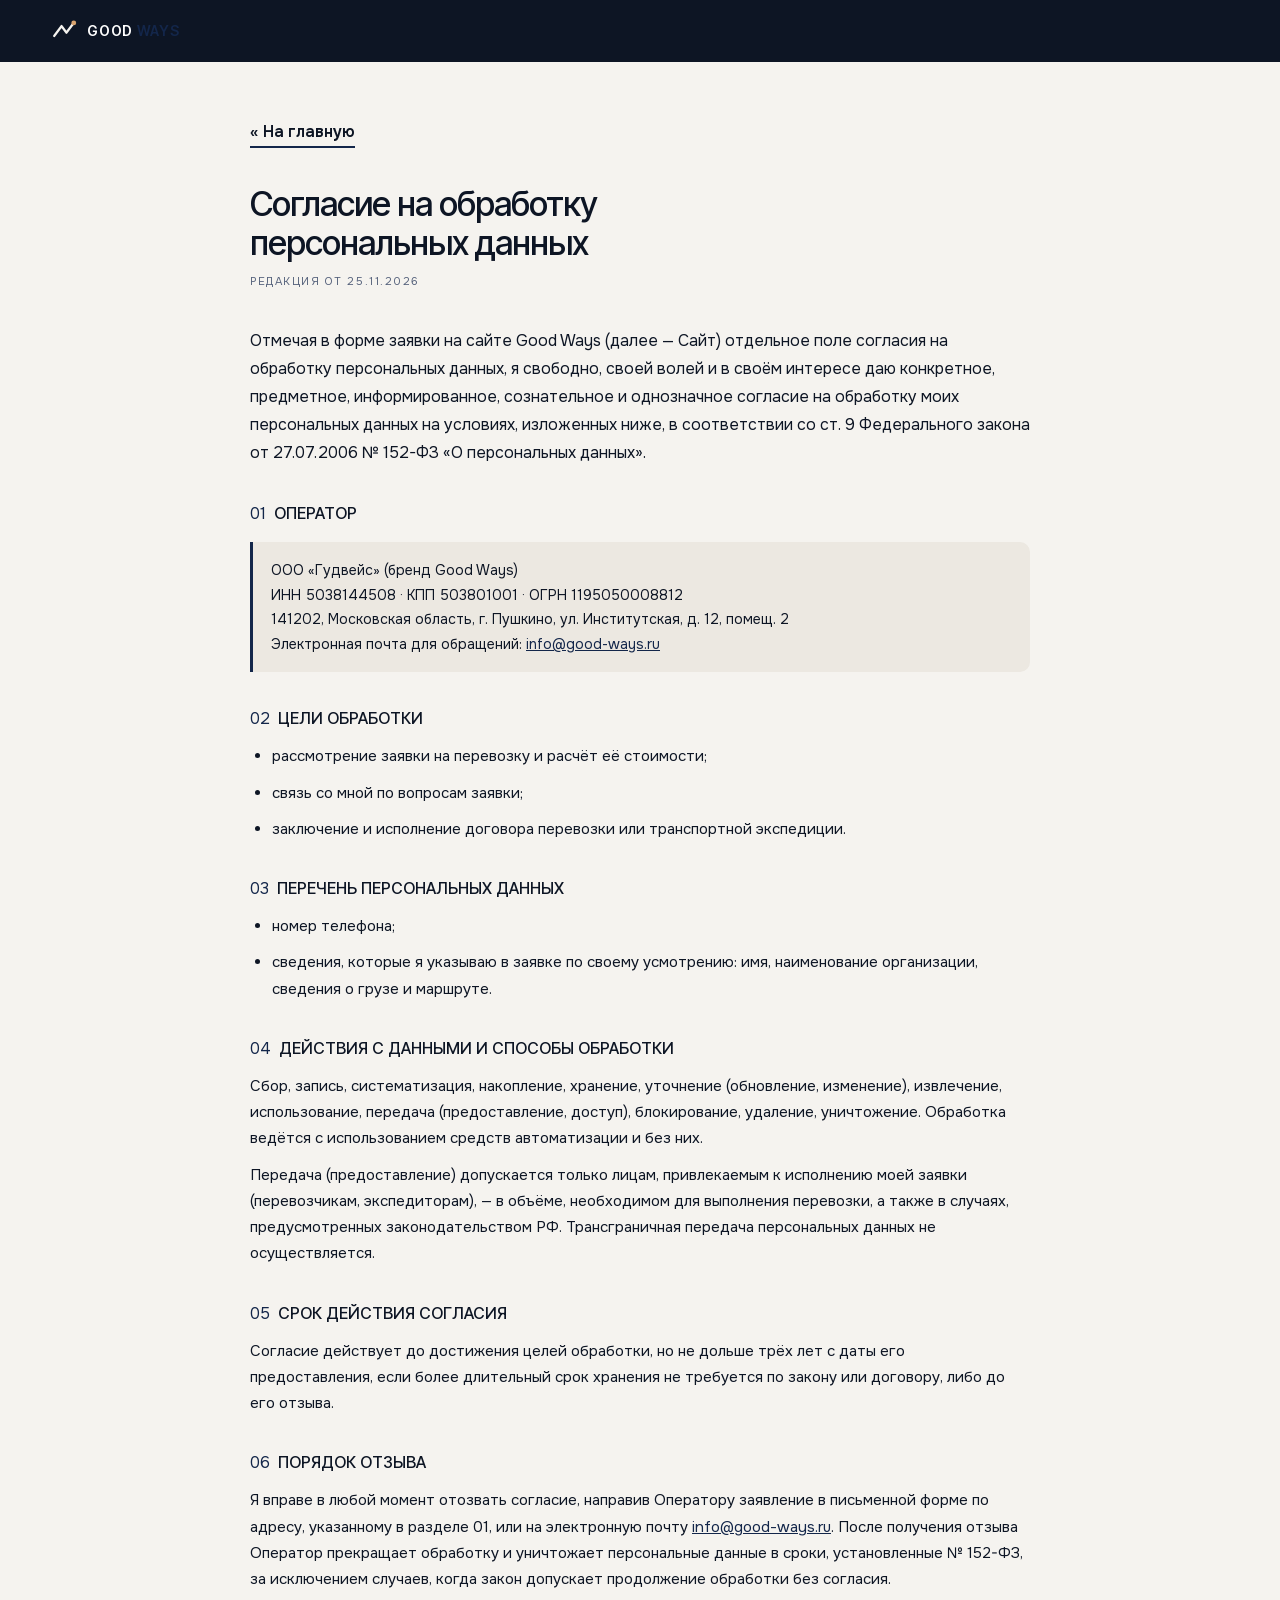
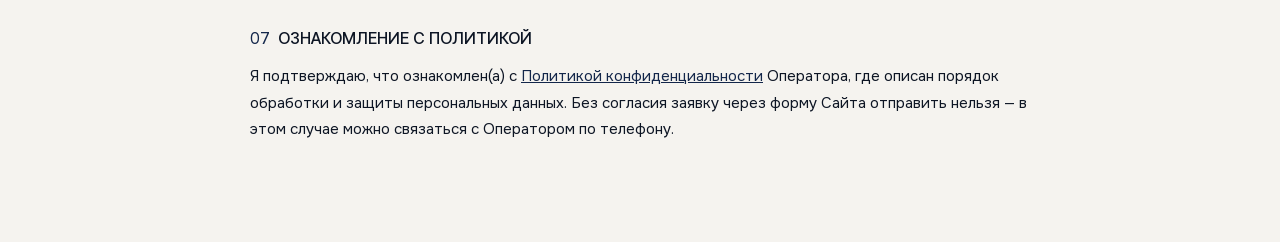
<file: consent.html>
<!DOCTYPE html>
<html lang="ru">
<head>
<meta charset="UTF-8">
<meta name="viewport" content="width=device-width, initial-scale=1">
<title>Согласие на обработку персональных данных — Good Ways</title>
<meta name="robots" content="noindex">
<link rel="icon" href="assets/img/favicon.svg" type="image/svg+xml">
<link rel="stylesheet" href="css/fonts.css">
<style>
  :root{--ink:#0D1524;--paper:#F5F3EF;--y:#13264A;--y-deep:#13264A;--line:#D5DAE5}
  *{margin:0;padding:0;box-sizing:border-box}
  body{font-family:'Onest',system-ui,sans-serif;background:var(--paper);color:var(--ink);line-height:1.75;margin:0}
  .top{background:var(--ink);color:#fff;padding:18px max(20px,4vw);display:flex;align-items:center;gap:10px}
  .top svg{width:26px}
  .top b{font-family:'Inter Tight',sans-serif;font-size:14px;letter-spacing:.05em}
  .top b i{color:var(--y);font-style:normal}
  .wrap{max-width:820px;margin:0 auto;padding:56px 20px 90px}
  .back{display:inline-block;margin-bottom:36px;font-weight:600;color:var(--ink);text-decoration:none;border-bottom:2px solid var(--y)}
  .back:hover{border-color:var(--ink)}
  h1{font-family:'Inter Tight',sans-serif;font-weight:500;font-size:clamp(22px,3.4vw,34px);letter-spacing:-.03em;line-height:1.15;margin-bottom:10px}
  .date{font-family:'Onest',monospace;font-size:11px;color:#56627C;letter-spacing:.14em;margin-bottom:36px}
  h2{font-family:'Inter Tight',sans-serif;font-weight:500;font-size:16px;margin:32px 0 10px;text-transform:uppercase}
  h2 .n{color:var(--y-deep);font-family:'Onest',monospace;font-weight:400;margin-right:8px}
  p,li{margin-bottom:10px;font-size:15px}
  ul{padding-left:22px;margin-bottom:12px}
  a{color:var(--y-deep)}
  .req{background:#ECE8E1;border-left:3px solid var(--y);padding:16px 18px;border-radius:0 10px 10px 0;font-size:14px;margin:14px 0}
  .lead{font-size:16px}
</style>
</head>
<body>
<div class="top">
  <svg viewBox="0 0 32 32" aria-hidden="true"><path d="M4 22 L13 10 L19 18 L28 6" fill="none" stroke="#F5F3EF" stroke-width="3" stroke-linecap="round" stroke-linejoin="round"/><circle cx="28" cy="6" r="3" fill="#D9A46F"/></svg>
  <b>GOOD <i>WAYS</i></b>
</div>
<div class="wrap">
  <a class="back" href="index.html">« На главную</a>
  <h1>Согласие на обработку<br>персональных данных</h1>
  <div class="date">РЕДАКЦИЯ ОТ 25.11.2026</div>

  <p class="lead">Отмечая в форме заявки на сайте Good Ways (далее — Сайт) отдельное поле согласия на обработку персональных данных, я свободно, своей волей и в своём интересе даю конкретное, предметное, информированное, сознательное и однозначное согласие на обработку моих персональных данных на условиях, изложенных ниже, в соответствии со ст. 9 Федерального закона от 27.07.2006 № 152-ФЗ «О персональных данных».</p>

  <h2><span class="n">01</span>Оператор</h2>
  <div class="req">
    ООО «Гудвейс» (бренд Good Ways)<br>
    ИНН 5038144508 · КПП 503801001 · ОГРН 1195050008812<br>
    141202, Московская область, г. Пушкино, ул. Институтская, д. 12, помещ. 2<br>
    Электронная почта для обращений: <a href="mailto:info@good-ways.ru">info@good-ways.ru</a>
  </div>

  <h2><span class="n">02</span>Цели обработки</h2>
  <ul>
    <li>рассмотрение заявки на перевозку и расчёт её стоимости;</li>
    <li>связь со мной по вопросам заявки;</li>
    <li>заключение и исполнение договора перевозки или транспортной экспедиции.</li>
  </ul>

  <h2><span class="n">03</span>Перечень персональных данных</h2>
  <ul>
    <li>номер телефона;</li>
    <li>сведения, которые я указываю в заявке по своему усмотрению: имя, наименование организации, сведения о грузе и маршруте.</li>
  </ul>

  <h2><span class="n">04</span>Действия с данными и способы обработки</h2>
  <p>Сбор, запись, систематизация, накопление, хранение, уточнение (обновление, изменение), извлечение, использование, передача (предоставление, доступ), блокирование, удаление, уничтожение. Обработка ведётся с использованием средств автоматизации и без них.</p>
  <p>Передача (предоставление) допускается только лицам, привлекаемым к исполнению моей заявки (перевозчикам, экспедиторам), — в объёме, необходимом для выполнения перевозки, а также в случаях, предусмотренных законодательством РФ. Трансграничная передача персональных данных не осуществляется.</p>

  <h2><span class="n">05</span>Срок действия согласия</h2>
  <p>Согласие действует до достижения целей обработки, но не дольше трёх лет с даты его предоставления, если более длительный срок хранения не требуется по закону или договору, либо до его отзыва.</p>

  <h2><span class="n">06</span>Порядок отзыва</h2>
  <p>Я вправе в любой момент отозвать согласие, направив Оператору заявление в письменной форме по адресу, указанному в разделе 01, или на электронную почту <a href="mailto:info@good-ways.ru">info@good-ways.ru</a>. После получения отзыва Оператор прекращает обработку и уничтожает персональные данные в сроки, установленные № 152-ФЗ, за исключением случаев, когда закон допускает продолжение обработки без согласия.</p>

  <h2><span class="n">07</span>Ознакомление с политикой</h2>
  <p>Я подтверждаю, что ознакомлен(а) с <a href="privacy.html">Политикой конфиденциальности</a> Оператора, где описан порядок обработки и защиты персональных данных. Без согласия заявку через форму Сайта отправить нельзя — в этом случае можно связаться с Оператором по телефону.</p>
</div>
</body>
</html>
</file>
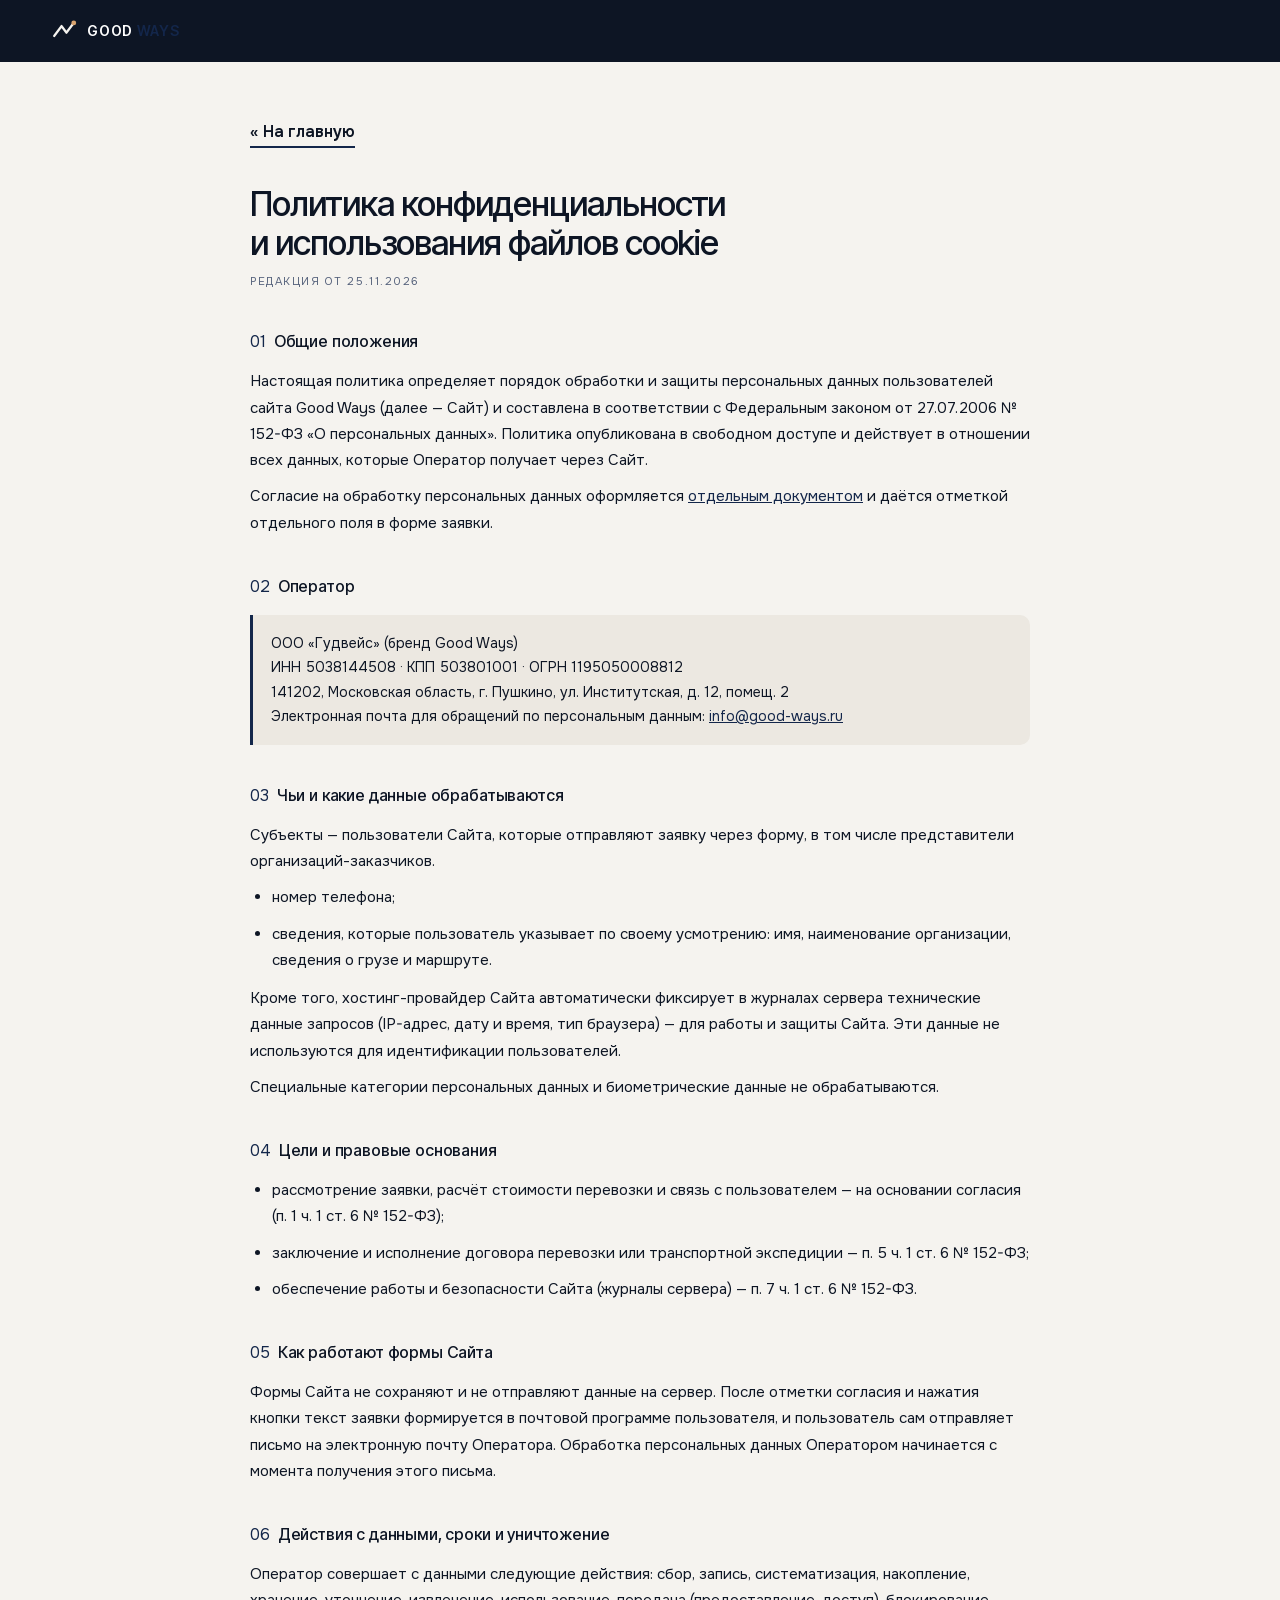
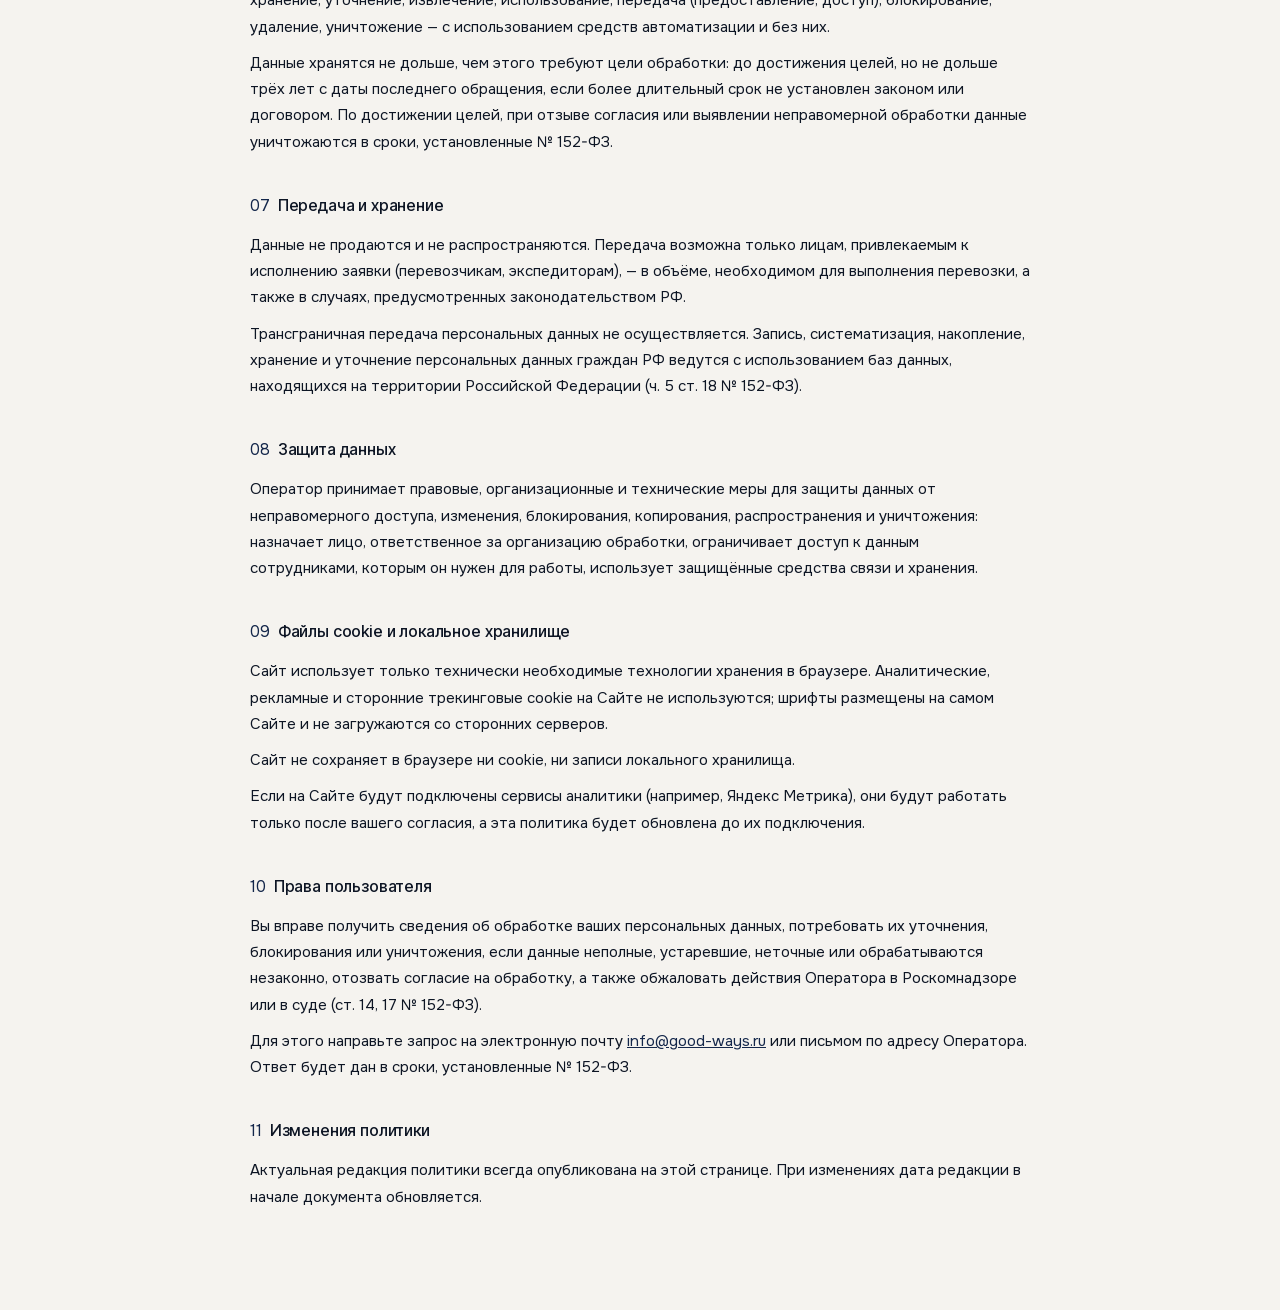
<file: privacy.html>
<!DOCTYPE html>
<html lang="ru">
<head>
<meta charset="UTF-8">
<meta name="viewport" content="width=device-width, initial-scale=1">
<title>Политика конфиденциальности — Good Ways</title>
<meta name="robots" content="noindex">
<link rel="icon" href="assets/img/favicon.svg" type="image/svg+xml">
<link rel="stylesheet" href="css/fonts.css">
<style>
  :root{--ink:#0D1524;--paper:#F5F3EF;--y:#13264A;--y-deep:#13264A;--line:#D5DAE5}
  *{margin:0;padding:0;box-sizing:border-box}
  body{font-family:'Onest',system-ui,sans-serif;background:var(--paper);color:var(--ink);line-height:1.75;margin:0}
  .top{background:var(--ink);color:#fff;padding:18px max(20px,4vw);display:flex;align-items:center;gap:10px}
  .top svg{width:26px}
  .top b{font-family:'Inter Tight',sans-serif;font-size:14px;letter-spacing:.05em}
  .top b i{color:var(--y);font-style:normal}
  .wrap{max-width:820px;margin:0 auto;padding:56px 20px 90px}
  .back{display:inline-block;margin-bottom:36px;font-weight:600;color:var(--ink);text-decoration:none;border-bottom:2px solid var(--y)}
  .back:hover{border-color:var(--ink)}
  h1{font-family:'Inter Tight',sans-serif;font-weight:500;font-size:clamp(22px,3.4vw,34px);letter-spacing:-.03em;line-height:1.15;margin-bottom:10px}
  .date{font-family:'Onest',monospace;font-size:11px;color:#56627C;letter-spacing:.14em;margin-bottom:36px}
  h2{font-family:'Inter Tight',sans-serif;font-weight:500;font-size:16px;margin:36px 0 12px;letter-spacing:-.01em}
  h2 .n{color:var(--y-deep);font-family:'Onest',monospace;font-weight:400;margin-right:8px}
  p,li{margin-bottom:10px;font-size:15px}
  ul{padding-left:22px;margin-bottom:12px}
  a{color:var(--y-deep)}
  .req{background:#ECE8E1;border-left:3px solid var(--y);padding:16px 18px;border-radius:0 10px 10px 0;font-size:14px;margin:14px 0}
  .tbl{overflow-x:auto}
  table{width:100%;border-collapse:collapse;margin:14px 0;font-size:14px;min-width:520px}
  th,td{text-align:left;padding:10px 12px;border-bottom:1.5px solid var(--line);vertical-align:top}
  th{font-family:'Onest',monospace;font-size:10.5px;letter-spacing:.14em;color:#56627C;font-weight:400}
</style>
</head>
<body>
<div class="top">
  <svg viewBox="0 0 32 32" aria-hidden="true"><path d="M4 22 L13 10 L19 18 L28 6" fill="none" stroke="#F5F3EF" stroke-width="3" stroke-linecap="round" stroke-linejoin="round"/><circle cx="28" cy="6" r="3" fill="#D9A46F"/></svg>
  <b>GOOD <i>WAYS</i></b>
</div>
<div class="wrap">
  <a class="back" href="index.html">« На главную</a>
  <h1>Политика конфиденциальности<br>и использования файлов cookie</h1>
  <div class="date">РЕДАКЦИЯ ОТ 25.11.2026</div>

  <h2><span class="n">01</span>Общие положения</h2>
  <p>Настоящая политика определяет порядок обработки и защиты персональных данных пользователей сайта Good Ways (далее — Сайт) и составлена в соответствии с Федеральным законом от 27.07.2006 № 152-ФЗ «О персональных данных». Политика опубликована в свободном доступе и действует в отношении всех данных, которые Оператор получает через Сайт.</p>
  <p>Согласие на обработку персональных данных оформляется <a href="consent.html">отдельным документом</a> и даётся отметкой отдельного поля в форме заявки.</p>

  <h2><span class="n">02</span>Оператор</h2>
  <div class="req">
    ООО «Гудвейс» (бренд Good Ways)<br>
    ИНН 5038144508 · КПП 503801001 · ОГРН 1195050008812<br>
    141202, Московская область, г. Пушкино, ул. Институтская, д. 12, помещ. 2<br>
    Электронная почта для обращений по персональным данным: <a href="mailto:info@good-ways.ru">info@good-ways.ru</a>
  </div>

  <h2><span class="n">03</span>Чьи и какие данные обрабатываются</h2>
  <p>Субъекты — пользователи Сайта, которые отправляют заявку через форму, в том числе представители организаций-заказчиков.</p>
  <ul>
    <li>номер телефона;</li>
    <li>сведения, которые пользователь указывает по своему усмотрению: имя, наименование организации, сведения о грузе и маршруте.</li>
  </ul>
  <p>Кроме того, хостинг-провайдер Сайта автоматически фиксирует в журналах сервера технические данные запросов (IP-адрес, дату и время, тип браузера) — для работы и защиты Сайта. Эти данные не используются для идентификации пользователей.</p>
  <p>Специальные категории персональных данных и биометрические данные не обрабатываются.</p>

  <h2><span class="n">04</span>Цели и правовые основания</h2>
  <ul>
    <li>рассмотрение заявки, расчёт стоимости перевозки и связь с пользователем — на основании согласия (п. 1 ч. 1 ст. 6 № 152-ФЗ);</li>
    <li>заключение и исполнение договора перевозки или транспортной экспедиции — п. 5 ч. 1 ст. 6 № 152-ФЗ;</li>
    <li>обеспечение работы и безопасности Сайта (журналы сервера) — п. 7 ч. 1 ст. 6 № 152-ФЗ.</li>
  </ul>

  <h2><span class="n">05</span>Как работают формы Сайта</h2>
  <p>Формы Сайта не сохраняют и не отправляют данные на сервер. После отметки согласия и нажатия кнопки текст заявки формируется в почтовой программе пользователя, и пользователь сам отправляет письмо на электронную почту Оператора. Обработка персональных данных Оператором начинается с момента получения этого письма.</p>

  <h2><span class="n">06</span>Действия с данными, сроки и уничтожение</h2>
  <p>Оператор совершает с данными следующие действия: сбор, запись, систематизация, накопление, хранение, уточнение, извлечение, использование, передача (предоставление, доступ), блокирование, удаление, уничтожение — с использованием средств автоматизации и без них.</p>
  <p>Данные хранятся не дольше, чем этого требуют цели обработки: до достижения целей, но не дольше трёх лет с даты последнего обращения, если более длительный срок не установлен законом или договором. По достижении целей, при отзыве согласия или выявлении неправомерной обработки данные уничтожаются в сроки, установленные № 152-ФЗ.</p>

  <h2><span class="n">07</span>Передача и хранение</h2>
  <p>Данные не продаются и не распространяются. Передача возможна только лицам, привлекаемым к исполнению заявки (перевозчикам, экспедиторам), — в объёме, необходимом для выполнения перевозки, а также в случаях, предусмотренных законодательством РФ.</p>
  <p>Трансграничная передача персональных данных не осуществляется. Запись, систематизация, накопление, хранение и уточнение персональных данных граждан РФ ведутся с использованием баз данных, находящихся на территории Российской Федерации (ч. 5 ст. 18 № 152-ФЗ).</p>

  <h2><span class="n">08</span>Защита данных</h2>
  <p>Оператор принимает правовые, организационные и технические меры для защиты данных от неправомерного доступа, изменения, блокирования, копирования, распространения и уничтожения: назначает лицо, ответственное за организацию обработки, ограничивает доступ к данным сотрудниками, которым он нужен для работы, использует защищённые средства связи и хранения.</p>

  <h2 id="cookies"><span class="n">09</span>Файлы cookie и локальное хранилище</h2>
  <p>Сайт использует только технически необходимые технологии хранения в браузере. Аналитические, рекламные и сторонние трекинговые cookie на Сайте не используются; шрифты размещены на самом Сайте и не загружаются со сторонних серверов.</p>
  <p>Сайт не сохраняет в браузере ни cookie, ни записи локального хранилища.</p>
  <p>Если на Сайте будут подключены сервисы аналитики (например, Яндекс Метрика), они будут работать только после вашего согласия, а эта политика будет обновлена до их подключения.</p>

  <h2><span class="n">10</span>Права пользователя</h2>
  <p>Вы вправе получить сведения об обработке ваших персональных данных, потребовать их уточнения, блокирования или уничтожения, если данные неполные, устаревшие, неточные или обрабатываются незаконно, отозвать согласие на обработку, а также обжаловать действия Оператора в Роскомнадзоре или в суде (ст. 14, 17 № 152-ФЗ).</p>
  <p>Для этого направьте запрос на электронную почту <a href="mailto:info@good-ways.ru">info@good-ways.ru</a> или письмом по адресу Оператора. Ответ будет дан в сроки, установленные № 152-ФЗ.</p>

  <h2><span class="n">11</span>Изменения политики</h2>
  <p>Актуальная редакция политики всегда опубликована на этой странице. При изменениях дата редакции в начале документа обновляется.</p>
</div>
</body>
</html>
</file>
<file: css/fonts.css>
/* Шрифты лежат на сайте: без запросов к Google. Лицензия SIL OFL. */
@font-face{font-family:'Inter Tight';font-style:normal;font-weight:400;font-display:swap;src:url(../assets/fonts/inter-tight-400-cyrillic.woff2) format('woff2');unicode-range:U+0301,U+0400-045F,U+0490-0491,U+04B0-04B1,U+2116}
@font-face{font-family:'Inter Tight';font-style:normal;font-weight:400;font-display:swap;src:url(../assets/fonts/inter-tight-400-latin.woff2) format('woff2');unicode-range:U+0000-00FF,U+0131,U+0152-0153,U+02BB-02BC,U+02C6,U+02DA,U+02DC,U+2000-206F,U+20AC,U+2122,U+2191,U+2193,U+2212,U+2215,U+FEFF,U+FFFD}
@font-face{font-family:'Inter Tight';font-style:normal;font-weight:500;font-display:swap;src:url(../assets/fonts/inter-tight-500-cyrillic.woff2) format('woff2');unicode-range:U+0301,U+0400-045F,U+0490-0491,U+04B0-04B1,U+2116}
@font-face{font-family:'Inter Tight';font-style:normal;font-weight:500;font-display:swap;src:url(../assets/fonts/inter-tight-500-latin.woff2) format('woff2');unicode-range:U+0000-00FF,U+0131,U+0152-0153,U+02BB-02BC,U+02C6,U+02DA,U+02DC,U+2000-206F,U+20AC,U+2122,U+2191,U+2193,U+2212,U+2215,U+FEFF,U+FFFD}
@font-face{font-family:'Inter Tight';font-style:normal;font-weight:600;font-display:swap;src:url(../assets/fonts/inter-tight-600-cyrillic.woff2) format('woff2');unicode-range:U+0301,U+0400-045F,U+0490-0491,U+04B0-04B1,U+2116}
@font-face{font-family:'Inter Tight';font-style:normal;font-weight:600;font-display:swap;src:url(../assets/fonts/inter-tight-600-latin.woff2) format('woff2');unicode-range:U+0000-00FF,U+0131,U+0152-0153,U+02BB-02BC,U+02C6,U+02DA,U+02DC,U+2000-206F,U+20AC,U+2122,U+2191,U+2193,U+2212,U+2215,U+FEFF,U+FFFD}
@font-face{font-family:'Onest';font-style:normal;font-weight:300 700;font-display:swap;src:url(../assets/fonts/onest-normal-300-700-cyrillic-d1abf1.woff2) format('woff2');unicode-range:U+0301,U+0400-045F,U+0490-0491,U+04B0-04B1,U+2116}
@font-face{font-family:'Onest';font-style:normal;font-weight:300 700;font-display:swap;src:url(../assets/fonts/onest-normal-300-700-latin-fd7dbb.woff2) format('woff2');unicode-range:U+0000-00FF,U+0131,U+0152-0153,U+02BB-02BC,U+02C6,U+02DA,U+02DC,U+2000-206F,U+20AC,U+2122,U+2191,U+2193,U+2212,U+2215,U+FEFF,U+FFFD}
</file>
<file: css/style.css>
/* ============ GOOD WAYS — спокойный премиум: бумага, тёмно-синий, медь ============ */
:root{
  --paper:#F5F3EF; --sand:#ECE8E1; --white:#FFFFFF;
  --ink:#0D1524; --mute:#5A6474; --soft:#8A93A1;
  --line:rgba(13,21,36,.12); --line2:rgba(13,21,36,.22);
  --navy:#13264A; --navy-d:#0F1B30; --ivory:#F5F3EF;
  --iline:rgba(245,243,239,.16); --imute:rgba(245,243,239,.62);
  --accent:#B0703A;
  --fh:'Inter Tight',system-ui,-apple-system,'Segoe UI',sans-serif;
  --fb:'Onest',system-ui,-apple-system,'Segoe UI',sans-serif;
  --ease:cubic-bezier(.22,1,.36,1); --ease2:cubic-bezier(.65,0,.35,1);
  --pad:clamp(20px,4.4vw,64px); --max:1320px;
  --road:max(11svh,72px); --tw:min(1040px,74vw,100svh);
}
*,*::before,*::after{box-sizing:border-box}
*{margin:0;padding:0}
html{-webkit-text-size-adjust:100%;scroll-behavior:smooth;scroll-padding-top:90px}
body{font-family:var(--fb);font-size:17px;line-height:1.6;color:var(--ink);background:var(--paper);overflow-x:hidden;-webkit-font-smoothing:antialiased;text-rendering:optimizeLegibility}
body.is-loading{overflow:hidden}
img,svg{display:block;max-width:100%}
a{color:inherit;text-decoration:none}
ul,ol{list-style:none}
button,input{font:inherit;color:inherit}
button{background:none;border:0;cursor:pointer}
:focus-visible{outline:2px solid var(--accent);outline-offset:4px;border-radius:4px}
::selection{background:var(--navy);color:#fff}
.mono{font-family:var(--fb);font-size:12px;letter-spacing:.12em;text-transform:uppercase;font-weight:500}
.wrap{width:100%;max-width:calc(var(--max) + var(--pad)*2);margin:0 auto;padding:0 var(--pad)}
.skip{position:fixed;left:16px;top:-80px;z-index:200;background:var(--ink);color:#fff;padding:12px 18px;border-radius:8px;transition:top .2s}
.skip:focus{top:16px}

/* ---------- типографика ---------- */
.eyebrow{display:flex;align-items:center;gap:14px;color:var(--mute)}
.dot{width:28px;height:1px;background:currentColor;flex:none;opacity:.7}
.h2{font-family:var(--fh);font-weight:500;font-size:clamp(32px,4.6vw,66px);line-height:1.04;letter-spacing:-.035em;margin-top:22px;max-width:17ch;text-wrap:balance}
.w{display:inline-block;overflow:hidden;vertical-align:top;padding-bottom:.14em;margin-bottom:-.14em}
.w>span{display:inline-block;transform:translateY(112%);transition:transform 1.1s var(--ease);transition-delay:calc(var(--i)*55ms)}
.is-in .w>span{transform:none}
.sec{padding:clamp(88px,11vw,170px) 0;position:relative}
.sec-light{background:var(--paper)}
.sec-dark{background:var(--sand)}
.sec-night{background:var(--navy-d);color:var(--ivory)}
.sec-night .eyebrow{color:var(--imute)}
.sec-head{margin-bottom:clamp(40px,5vw,76px)}

/* ---------- кнопки ---------- */
.btn{position:relative;display:inline-flex;align-items:center;justify-content:center;gap:12px;height:58px;padding:0 30px;border-radius:999px;background:var(--ink);color:#fff;font-family:var(--fh);font-weight:500;font-size:16.5px;letter-spacing:-.005em;overflow:hidden;isolation:isolate;transition:transform .5s var(--ease),color .3s;will-change:transform;white-space:nowrap}
.btn::before{content:"";position:absolute;inset:0;z-index:-1;background:var(--navy);border-radius:inherit;transform:translateY(101%);transition:transform .6s var(--ease)}
.btn svg{width:18px;height:18px;transition:transform .5s var(--ease)}
.btn:active{transform:scale(.97)}
.btn-sm{height:44px;padding:0 22px;font-size:14.5px}
.btn-line{background:transparent;color:var(--ink);box-shadow:inset 0 0 0 1px var(--line2)}
.btn-line::before{background:var(--ink)}
.btn-wide{width:100%;height:64px;font-size:17px}
@media (hover:hover){
  .btn:hover::before{transform:none}
  .btn:hover svg{transform:translateX(5px)}
  .btn-line:hover{color:#fff}
}

/* ---------- интро ---------- */
/* Линия посередине — дорога. Фура проезжает экран, за ней поднимаются буквы,
   потом экран расходится по этой линии надвое. Всё на transform, тайминг букв считает JS. */
.intro{position:fixed;inset:0;z-index:100;overflow:hidden;--itw:clamp(66px,7.4vw,108px);--idur:1.5s;--idel:.15s;--iease:cubic-bezier(.3333,.2333,.6667,.5667)}
.intro-half{position:absolute;left:0;right:0;background:var(--paper);transition:transform 1.05s var(--ease2);will-change:transform}
.intro-top{top:0;height:50%;border-bottom:1px solid var(--line);z-index:1}
.intro-bot{top:calc(50% - 1px);bottom:0}
.intro-c{position:absolute;z-index:2;left:50%;bottom:50%;transform:translateX(-50%);display:flex;flex-direction:column;align-items:center}
.intro-word{display:flex;font-family:var(--fh);font-weight:500;font-size:clamp(52px,9vw,96px);letter-spacing:-.035em;line-height:1;margin-bottom:calc(var(--itw)/3 + 14px);transition:transform 1.05s var(--ease2)}
.il{display:block;clip-path:inset(-.3em -.3em 0 -.3em)}
.il-gap{margin-left:.22em}
.il i{display:block;font-style:normal;transform:translateY(105%)}
.intro.is-short .il i{transform:none}
.intro.is-short .intro-meta span{opacity:1}
.intro-meta{align-self:stretch;height:0;color:var(--soft);transition:transform 1.05s var(--ease2)}
.intro-meta>div{position:relative;top:18px;display:flex;justify-content:space-between;gap:20px;white-space:nowrap}
.intro-meta span{opacity:0}
.intro-road{position:absolute;z-index:3;left:0;right:0;top:50%;height:0}
.intro-trail{position:absolute;left:calc(var(--itw)*-1);right:0;top:-1.5px;height:1.5px;transform-origin:right;transition:transform .6s var(--ease)}
.intro-trail i{display:block;height:100%;background:var(--accent);transform-origin:left;transform:scaleX(0)}
.intro-truck{position:absolute;left:0;bottom:0;width:var(--itw);height:auto;max-width:none;transform:translate3d(-100%,0,0)}
.intro.is-go .intro-truck{animation:iDrive var(--idur) var(--iease) var(--idel) both}
.intro.is-go .intro-trail i{animation:iTrail var(--idur) var(--iease) var(--idel) both}
.intro.is-go .il i{animation:iRise .9s var(--ease) var(--d,0ms) both}
.intro.is-go .intro-meta span{animation:iFade .9s ease .25s both}
.intro.is-go .intro-meta span+span{animation-delay:.45s}
@keyframes iDrive{to{transform:translate3d(100vw,0,0)}}
@keyframes iTrail{to{transform:scaleX(1)}}
@keyframes iRise{to{transform:none}}
@keyframes iFade{to{opacity:1}}
body:not(.is-loading) .intro{pointer-events:none;visibility:hidden;transition:visibility 0s 1.2s}
body:not(.is-loading) .intro-top{transform:translate3d(0,-101%,0)}
body:not(.is-loading) .intro-bot{transform:translate3d(0,101%,0)}
body:not(.is-loading) .intro-word{transform:translate3d(0,-50vh,0)}
body:not(.is-loading) .intro-meta{transform:translate3d(0,50vh,0)}
body:not(.is-loading) .intro-trail{transform:scaleX(0)}
@media (max-width:420px){ .intro-meta{font-size:10.5px;letter-spacing:.1em} }
@media (max-width:359px){ .intro-word{font-size:46px} .intro-meta>div{gap:8px} }

/* ---------- шапка ---------- */
.hdr{position:fixed;z-index:50;top:0;left:0;right:0;display:flex;align-items:center;gap:26px;height:76px;padding:0 max(var(--pad),calc((100% - var(--max))/2));transition:transform .6s var(--ease),background .4s,box-shadow .4s}
.hdr.is-scrolled{background:rgba(245,243,239,.9);-webkit-backdrop-filter:blur(16px);backdrop-filter:blur(16px);box-shadow:0 1px 0 var(--line)}
.hdr.is-hidden{transform:translateY(-110%)}
.logo{display:flex;align-items:center;gap:10px;font-family:var(--fh);font-weight:600;letter-spacing:-.01em;font-size:18px;margin-right:auto}
.logo-mark{width:24px;height:24px;color:var(--navy)}
.nav{display:flex;gap:6px}
.nav a{position:relative;padding:10px 12px;font-size:15px;color:var(--ink)}
.nav a::after{content:"";position:absolute;left:12px;right:12px;bottom:6px;height:1px;background:currentColor;transform:scaleX(0);transform-origin:right;transition:transform .5s var(--ease)}
.nav a:hover::after{transform:scaleX(1);transform-origin:left}
.hdr-tel{font-family:var(--fh);font-size:15.5px;letter-spacing:0;text-transform:none;font-weight:500;padding:10px 4px}
.burger{display:none;width:44px;height:44px;border-radius:50%;position:relative;box-shadow:inset 0 0 0 1px var(--line2)}
.burger i{position:absolute;left:13px;right:13px;height:1.5px;background:var(--ink);transition:transform .4s var(--ease),top .4s var(--ease)}
.burger i:first-child{top:18px}.burger i:last-child{top:25px}
.burger[aria-expanded=true] i:first-child{top:21px;transform:rotate(45deg)}
.burger[aria-expanded=true] i:last-child{top:21px;transform:rotate(-45deg)}

/* ============ ПЕРВЫЙ ЭКРАН: утро, дорога ============ */
.hero{position:relative;height:100svh;min-height:620px;overflow:hidden;background:linear-gradient(180deg,#E6EBF0 0%,#EEF0F1 44%,#F7EFE4 100%)}
.sky{position:absolute;inset:0}
.stars{display:none}
.glow{position:absolute;left:0;right:0;bottom:var(--road);height:60%;background:radial-gradient(46% 90% at 72% 100%,rgba(255,243,226,.95),rgba(255,243,226,0) 72%)}
.hero-copy{position:relative;z-index:3;padding-top:clamp(108px,16svh,176px)}
.hero-h{font-family:var(--fh);font-weight:500;font-size:clamp(36px,6.5vw,98px);line-height:.98;letter-spacing:-.045em;margin:22px 0 24px}
.hero-h em{font-style:normal}
.ln{display:block;overflow:hidden;padding-bottom:.12em;margin-bottom:-.12em}
.ln>span{display:block;transform:translateY(112%);transition:transform 1.2s var(--ease)}
.ln:nth-child(2)>span{transition-delay:.1s}
.hero .eyebrow,.hero-lead,.hero-cta,.scroll-hint{opacity:0;transform:translateY(14px);transition:opacity 1s var(--ease),transform 1s var(--ease)}
.hero-lead{max-width:500px;color:var(--mute);font-size:clamp(16px,1.25vw,18px);transition-delay:.25s}
.hero-cta{display:flex;flex-wrap:wrap;gap:12px;margin-top:32px;transition-delay:.35s}
.is-ready .ln>span{transform:none}
.is-ready .hero .eyebrow,.is-ready .hero-lead,.is-ready .hero-cta,.is-ready .scroll-hint{opacity:1;transform:none}
.scroll-hint{position:absolute;z-index:4;left:max(var(--pad),calc((100% - var(--max))/2));bottom:calc(var(--road)*.5 - 8px);display:flex;align-items:center;gap:12px;color:rgba(245,243,239,.8);transition-delay:1.4s}
.scroll-hint i{width:44px;height:1px;background:rgba(245,243,239,.3);position:relative;overflow:hidden}
.scroll-hint i::after{content:"";position:absolute;inset:0;background:var(--ivory);animation:hint 2.6s var(--ease2) infinite}
@keyframes hint{0%{transform:translateX(-100%)}60%,100%{transform:translateX(100%)}}

.scene{position:absolute;inset:0;z-index:1;pointer-events:none}
.lyr{position:absolute;left:0;bottom:var(--road);background-repeat:repeat-x;background-position:0 100%;will-change:transform}
.mv{animation:slide var(--d) linear infinite;animation-play-state:paused}
.is-driving .mv,.is-driving .spin{animation-play-state:running}
.hero.is-off .mv,.hero.is-off .spin,.hero.is-off .body{animation-play-state:paused}
@keyframes slide{to{transform:translate3d(calc(var(--t)*-1),0,0)}}
.lyr-hills{--t:1200px;--d:150s;width:calc(100% + 1200px);height:170px;background-size:1200px 100%;
  background-image:url("data:image/svg+xml,%3Csvg xmlns='http://www.w3.org/2000/svg' viewBox='0 0 1200 170' preserveAspectRatio='none'%3E%3Cpath d='M0 170V96C120 50 220 54 330 88S520 120 640 72 860 40 980 80s150 40 220 16V170Z' fill='%23D6DDE5'/%3E%3C/svg%3E")}
.lyr-trees{--t:640px;--d:17s;width:calc(100% + 640px);height:92px;background-size:640px 100%;
  background-image:url("data:image/svg+xml,%3Csvg xmlns='http://www.w3.org/2000/svg' viewBox='0 0 640 92'%3E%3Cg fill='%23B4BFCA'%3E%3Cpath d='M0 92h640V80H0z'/%3E%3Cpath d='M20 82l16-52 16 52zM58 82l12-34 12 34zM96 82l20-66 20 66zM150 82l11-30 11 30zM186 82l17-56 17 56zM236 82l10-26 10 26zM268 82l21-72 21 72zM322 82l13-40 13 40zM360 82l16-50 16 50zM404 82l10-28 10 28zM438 82l19-62 19 62zM490 82l12-36 12 36zM524 82l17-54 17 54zM570 82l11-30 11 30zM598 82l15-46 15 46z'/%3E%3C/g%3E%3C/svg%3E")}
.lyr-poles{--t:420px;--d:5s;width:calc(100% + 420px);height:170px;background-size:420px 100%;opacity:.75;
  background-image:url("data:image/svg+xml,%3Csvg xmlns='http://www.w3.org/2000/svg' viewBox='0 0 420 170' fill='none' stroke='%238D99A7' stroke-width='1.6'%3E%3Cpath d='M210 170V14M190 26h40M196 44h28'/%3E%3Cpath stroke-width='.8' d='M0 52Q115 52 190 26Q305 52 420 52M0 70Q120 70 196 44Q300 70 420 70'/%3E%3C/svg%3E")}
.road{position:absolute;left:0;right:0;bottom:0;height:var(--road);background:linear-gradient(180deg,#333C4B,#262E3B)}
.road::before{content:"";position:absolute;left:0;right:0;bottom:100%;height:130px;background:linear-gradient(180deg,rgba(247,240,230,0),rgba(247,240,230,.9))}
.road::after{content:"";position:absolute;left:0;right:0;top:86%;height:2px;background:rgba(245,243,239,.35)}
.rail{--t:240px;--d:.55s;position:absolute;left:0;top:-12px;height:12px;width:calc(100% + 240px);background:linear-gradient(180deg,transparent 3px,#9AA5B1 3px,#9AA5B1 5px,transparent 5px),repeating-linear-gradient(90deg,#9AA5B1 0 2px,transparent 2px 240px)}
.dash{--t:240px;--d:.55s;position:absolute;left:0;top:20%;height:3px;width:calc(100% + 240px);background:repeating-linear-gradient(90deg,rgba(245,243,239,.8) 0 84px,transparent 84px 240px)}

/* фура: чистая иллюстрация */
.truck{position:absolute;right:calc(max(var(--pad),(100% - var(--max))/2) - var(--tw)*.065);bottom:calc(var(--road)*.52 - var(--tw)*.0255);width:var(--tw);height:auto;overflow:visible;z-index:2;opacity:0;transform:translate3d(-34%,0,0);transition:transform 2.4s cubic-bezier(.16,.84,.24,1),opacity .9s ease}
.is-drawn .truck{opacity:1;transform:none}
.truck .dr{stroke:#1B2435;stroke-width:1.6;stroke-linecap:round;stroke-linejoin:round;fill:none}
.truck .thin{stroke-width:1;stroke:rgba(27,36,53,.35)}
.truck .rib{stroke-width:1;stroke:rgba(27,36,53,.09)}
.truck .f-side{fill:url(#gSide)}.truck .f-dark{fill:#1B2435}.truck .f-cab{fill:url(#gCab)}.truck .f-cab2{fill:#182C52}.truck .f-glass{fill:url(#gGlass)}
.truck .f-unit{fill:#DDE1E6}
.t-brand{font-family:var(--fh);font-weight:600;font-size:62px;letter-spacing:.04em;fill:var(--navy)}
.t-sub{font-family:var(--fb);font-size:14px;letter-spacing:.4em;fill:#6A7584}
.tire{fill:#1B2435;stroke:#0D1524;stroke-width:1.5}
.rim{fill:#C9CED5;stroke:#8E97A3;stroke-width:1.2}
.spk{stroke:#8E97A3;stroke-width:1.5;fill:none}
.hub{fill:#5A6474}
.spin{transform-box:fill-box;transform-origin:center;animation:spin .5s linear infinite;animation-play-state:paused}
@keyframes spin{to{transform:rotate(360deg)}}
.tail{fill:#B23A2E}
.lamp{fill:#F4EBD2;stroke:#1B2435;stroke-width:1}
.shadow{opacity:.9}
.beam{display:none}
.is-driving .body{animation:bob 1.4s ease-in-out infinite alternate}
@keyframes bob{to{transform:translateY(-1.4px)}}
.ann-l{fill:none;stroke:rgba(13,21,36,.5);stroke-width:1;stroke-dasharray:1;stroke-dashoffset:1;transition:stroke-dashoffset 1.2s var(--ease2) 2.2s}
.ann-t{font-family:var(--fb);font-weight:500;font-size:14px;letter-spacing:.14em;fill:var(--mute);opacity:0;transition:opacity .8s ease 2.9s}
.is-drawn .ann-l{stroke-dashoffset:0}
.is-drawn .ann-t{opacity:1}

/* ============ ФАКТЫ ============ */
.facts{display:grid;grid-template-columns:repeat(4,1fr);margin-bottom:clamp(76px,9vw,148px);border-top:1px solid var(--line)}
.fact{padding:28px 24px 0 0}
.fact+.fact{padding-left:28px;border-left:1px solid var(--line)}
.fact b{display:block;font-family:var(--fh);font-weight:500;font-size:clamp(40px,5.2vw,82px);letter-spacing:-.045em;line-height:1;font-variant-numeric:tabular-nums}
.fact>span{display:block;margin-top:14px;color:var(--mute);font-size:15px}

/* ============ ГРУЗЫ ============ */
.cargo{border-bottom:1px solid var(--line)}
.cargo-row{position:relative;display:grid;grid-template-columns:72px minmax(0,1.1fr) minmax(0,1fr) 96px;align-items:center;gap:24px;padding:36px 28px 36px 0;border-top:1px solid var(--line);overflow:hidden;isolation:isolate}
.cargo-row::before{content:"";position:absolute;inset:0;z-index:-1;background:var(--navy);transform:translateY(101%);transition:transform .7s var(--ease)}
.cargo-n{color:var(--soft);transition:color .45s}
.cargo-row h3{font-family:var(--fh);font-weight:500;font-size:clamp(22px,2.7vw,40px);letter-spacing:-.03em;line-height:1.1}
.cargo-row p{color:var(--mute);font-size:16px;max-width:44ch;transition:color .45s}
.cargo-ic{width:64px;height:64px;justify-self:end;fill:none;stroke:currentColor;stroke-width:1.8;stroke-linecap:round;stroke-linejoin:round}
.cargo-ic *{transform-box:fill-box;transform-origin:center;transition:transform .8s var(--ease),opacity .4s}
.cargo-row:hover,.cargo-row:focus-visible{color:var(--ivory);padding-left:28px}
.cargo-row:hover::before,.cargo-row:focus-visible::before{transform:none}
.cargo-row:hover p,.cargo-row:hover .cargo-n,.cargo-row:focus-visible p,.cargo-row:focus-visible .cargo-n{color:rgba(245,243,239,.72)}
.cargo-row:hover .b3{transform:translateY(-8px) rotate(-6deg)}
.cargo-row:hover .b1{transform:translateX(-3px)}.cargo-row:hover .b2{transform:translateX(3px)}
.cargo-row:hover .flake{transform:rotate(60deg) scale(1.06)}
.cargo-row:hover .g1{animation:spin 4s linear infinite}.cargo-row:hover .g2{animation:spin 2.7s linear infinite reverse}
.cargo-row:hover .ic-size .bx{transform:scale(1.12)}
.cargo-row:hover .a1{transform:scaleX(1.1)}
.chips{display:flex;flex-wrap:wrap;gap:10px;margin-top:38px}
.chips li{padding:10px 18px;border-radius:999px;box-shadow:inset 0 0 0 1px var(--line2);font-size:15px}
.cargo-row{opacity:0;transform:translateY(34px);transition:color .45s var(--ease),padding .7s var(--ease),transform 1.1s var(--ease) var(--rd,0s),opacity .9s ease var(--rd,0s)}
.cargo-row:nth-child(2){--rd:.08s}.cargo-row:nth-child(3){--rd:.16s}.cargo-row:nth-child(4){--rd:.24s}
.cargo.is-in .cargo-row{opacity:1;transform:none}

/* ============ АВТОПАРК ============ */
.cfg{display:grid;grid-template-columns:minmax(260px,340px) minmax(0,1fr);gap:28px 56px;align-items:start}
.cfg-side{grid-row:span 2}
.cfg-hint{display:flex;align-items:center;gap:10px;margin-bottom:16px;color:var(--mute);font-size:14.5px}
.cfg-hint svg{width:20px;height:20px;flex:none;color:var(--accent)}
.cfg-tabs{display:grid;gap:8px}
/* каждая вкладка — кнопка-карточка со стрелкой: видно, что это нажимается */
.cfg-tabs button{display:grid;grid-template-columns:26px minmax(0,1fr) 38px;align-items:center;gap:12px;text-align:left;padding:15px 14px 15px 18px;border-radius:16px;color:var(--ink);cursor:pointer;box-shadow:inset 0 0 0 1px var(--line2);transition:background .35s,box-shadow .35s,transform .5s var(--ease)}
.cfg-tabs button .mono{color:var(--soft);transition:color .35s}
.ct b{display:block;font-family:var(--fh);font-weight:500;font-size:clamp(16px,1.35vw,19px);letter-spacing:-.015em;line-height:1.2}
.ct small{display:block;margin-top:4px;font-size:13.5px;color:var(--mute)}
.ct-go{width:38px;height:38px;border-radius:50%;display:grid;place-items:center;box-shadow:inset 0 0 0 1px var(--line2);transition:background .35s,color .35s,box-shadow .35s,transform .5s var(--ease)}
.ct-go svg{width:16px;height:16px}
.cfg-tabs button:active{transform:scale(.985)}
.cfg-tabs button[aria-selected=true]{background:var(--white);box-shadow:inset 0 0 0 1.5px var(--ink)}
.cfg-tabs button[aria-selected=true] .mono{color:var(--accent)}
.cfg-tabs button[aria-selected=true] .ct-go{background:var(--ink);color:#fff;box-shadow:none}
@media (hover:hover){
  .cfg-tabs button:hover{background:rgba(255,255,255,.6)}
  .cfg-tabs button:hover .ct-go{transform:translateX(4px)}
  .cfg-tabs button:not([aria-selected=true]):hover .ct-go{background:var(--ink);color:#fff;box-shadow:none}
}
/* один раз, когда блок попал в кадр: стрелки по очереди «кивают» */
.cfg.is-seen .cfg-tabs button:not([aria-selected=true]) .ct-go{animation:poke 1s var(--ease2) 1}
.cfg.is-seen .cfg-tabs button:nth-child(2) .ct-go{animation-delay:.9s}
.cfg.is-seen .cfg-tabs button:nth-child(3) .ct-go{animation-delay:1.05s}
.cfg.is-seen .cfg-tabs button:nth-child(4) .ct-go{animation-delay:1.2s}
@keyframes poke{0%,100%{transform:none}40%{transform:translateX(7px)}}
.cfg-stage{--tc:#F5F3EF;position:relative;border-radius:20px;padding:24px 28px 28px;background:var(--white);box-shadow:inset 0 0 0 1px var(--line)}
.cfg-top{display:flex;justify-content:space-between;gap:16px;color:var(--soft)}
.cfg-top span:last-child{color:var(--ink)}
.cfg-svg{width:100%;height:auto;margin:6px 0 4px;overflow:visible}
.c-body{fill:var(--tc);stroke:var(--ink);stroke-width:1.6;transition:fill .5s ease}
.c-ins{fill:none;stroke:var(--ink);stroke-width:1;stroke-dasharray:5 6;opacity:.35}
.c-cab{fill:var(--navy);stroke:var(--ink);stroke-width:1.6}
.c-glass{fill:#C4D4E3;stroke:var(--ink);stroke-width:1}
.c-unit{fill:#8E97A3}
.c-line{stroke:var(--ink);stroke-width:1.6;fill:none;stroke-linecap:round}
.pal{fill:#DCC6A1;stroke:#8F7148;stroke-width:1.1;transform-box:fill-box;transform-origin:center;opacity:0;transform:translateX(-40px) scale(.8);transition:opacity .35s ease,transform .7s var(--ease);transition-delay:calc(var(--i)*28ms)}
.pal.opt{stroke-dasharray:4 4;fill:transparent}
.pal-s{stroke:#8F7148;stroke-width:1;opacity:0;transition:opacity .3s ease;transition-delay:calc(var(--i)*28ms + .3s)}
.is-loaded .pal{opacity:1;transform:none}
.is-loaded .pal-s{opacity:.45}
.arr{fill:none;stroke:var(--accent);stroke-width:2;stroke-linecap:round;stroke-linejoin:round;transform-box:fill-box;transform-origin:center;animation:nudge 1.8s var(--ease2) infinite}
.arr.a-top{--nx:0px;--ny:8px}.arr.a-bot{--nx:0px;--ny:-8px}.arr.a-back{--nx:8px;--ny:0px}
@keyframes nudge{0%{opacity:.25;transform:translate(calc(var(--nx)*-1),calc(var(--ny)*-1))}60%{opacity:1;transform:translate(var(--nx),var(--ny))}100%{opacity:.25;transform:translate(var(--nx),var(--ny))}}
.cfg-temp{display:grid;grid-template-columns:1fr auto;align-items:end;gap:6px 16px;margin-top:16px;max-width:520px}
.cfg-temp[hidden]{display:none}
.cfg-temp label{color:var(--soft)}
.cfg-temp output{font-family:var(--fh);font-weight:500;font-size:30px;letter-spacing:-.03em;font-variant-numeric:tabular-nums;line-height:1}
.cfg-temp input{grid-column:1/-1;-webkit-appearance:none;appearance:none;width:100%;height:32px;background:transparent;cursor:grab}
.cfg-temp input::-webkit-slider-runnable-track{height:4px;border-radius:4px;background:linear-gradient(90deg,#A9C4DC,#E4E1DA 50%,#E3B98C)}
.cfg-temp input::-moz-range-track{height:4px;border-radius:4px;background:linear-gradient(90deg,#A9C4DC,#E4E1DA 50%,#E3B98C)}
.cfg-temp input::-webkit-slider-thumb{-webkit-appearance:none;width:24px;height:24px;margin-top:-10px;border-radius:50%;background:#fff;border:1.5px solid var(--ink);box-shadow:0 4px 12px rgba(13,21,36,.16);transition:transform .25s var(--ease)}
.cfg-temp input::-moz-range-thumb{width:22px;height:22px;border-radius:50%;background:#fff;border:1.5px solid var(--ink);box-shadow:0 4px 12px rgba(13,21,36,.16)}
.cfg-temp input:active{cursor:grabbing}
.cfg-temp input:active::-webkit-slider-thumb{transform:scale(1.12)}
.cfg-scale{grid-column:1/-1;display:flex;justify-content:space-between;color:var(--soft);font-size:11.5px}
.cfg-specs{display:grid;grid-template-columns:repeat(3,1fr);border-top:1px solid var(--line)}
.cfg-specs>div{padding:24px 20px 0 0}
.cfg-specs>div+div{padding-left:26px;border-left:1px solid var(--line)}
.cfg-specs dt{color:var(--soft)}
.cfg-specs dd{font-family:var(--fh);font-weight:500;font-size:clamp(34px,4.4vw,64px);letter-spacing:-.04em;line-height:1.1;margin-top:8px;font-variant-numeric:tabular-nums}
.cfg-specs dd.sm{font-size:clamp(20px,2vw,28px);letter-spacing:-.02em;line-height:1.25;padding-top:.5em}
.marks{margin:clamp(68px,8vw,124px) calc(var(--pad)*-1) 0;overflow:hidden;-webkit-mask-image:linear-gradient(90deg,transparent,#000 12%,#000 88%,transparent);mask-image:linear-gradient(90deg,transparent,#000 12%,#000 88%,transparent)}
.marks-track{display:flex;align-items:center;gap:52px;width:max-content;animation:marq 34s linear infinite}
.marks:hover .marks-track{animation-play-state:paused}
.marks span{font-family:var(--fh);font-weight:500;font-size:clamp(44px,7.4vw,112px);letter-spacing:-.035em;line-height:1;color:rgba(13,21,36,.13);transition:color .5s}
.marks span:hover{color:var(--ink)}
.marks i{width:8px;height:8px;border-radius:50%;background:var(--accent);flex:none}
@keyframes marq{to{transform:translateX(-50%)}}
.trust{display:grid;grid-template-columns:repeat(4,1fr);gap:28px;margin-top:clamp(52px,6vw,88px)}
.trust li{padding-top:22px;border-top:1px solid var(--line2);color:var(--mute);font-size:15.5px}
.trust b{display:block;color:var(--ink);font-family:var(--fh);font-weight:500;font-size:21px;letter-spacing:-.02em;margin-bottom:6px}

/* ============ КАК РАБОТАЕМ ============ */
.how{position:relative;height:420vh;background:var(--paper)}
.how-pin{position:sticky;top:0;height:100svh;display:flex;align-items:center;overflow:hidden}
.how-grid{display:grid;grid-template-columns:minmax(0,1fr) minmax(0,.9fr);gap:48px;align-items:center}
.steps{margin-top:clamp(28px,4vh,52px)}
.steps li{display:grid;grid-template-columns:52px 1fr;padding:17px 0;border-top:1px solid var(--line);color:var(--soft);transition:color .5s}
.steps li>.mono{padding-top:8px}
.steps h3{font-family:var(--fh);font-weight:500;font-size:clamp(20px,2vw,28px);letter-spacing:-.025em;line-height:1.2}
.steps li>div{display:grid;grid-template-rows:auto 0fr;transition:grid-template-rows .7s var(--ease)}
.steps p{overflow:hidden;font-size:16px;max-width:46ch;opacity:0;transition:opacity .5s}
.steps li.is-on{color:var(--ink)}
.steps li.is-on>.mono{color:var(--accent)}
.steps li.is-on>div{grid-template-rows:auto 1fr}
.steps li.is-on p{opacity:1;color:var(--mute);padding-top:6px}
.how-map svg{width:100%;height:auto;max-height:82svh;overflow:visible}
.how-road{fill:none;stroke:#DAD6CE;stroke-width:34;stroke-linecap:round}
.how-mid{fill:none;stroke:rgba(255,255,255,.75);stroke-width:1.6;stroke-dasharray:14 16}
.how-prog{fill:none;stroke:var(--navy);stroke-width:34;stroke-linecap:round}
.how-node circle{fill:var(--paper);stroke:var(--ink);stroke-width:1.6;transition:fill .5s,stroke .5s}
.how-node text{font-family:var(--fh);font-size:15px;font-weight:500;fill:var(--ink);text-anchor:middle;dominant-baseline:central;transition:fill .5s}
.how-node.is-on circle{fill:var(--ink);stroke:var(--paper)}
.how-node.is-on text{fill:var(--paper)}
.how-truck rect{fill:#fff;stroke:var(--ink);stroke-width:1.6}
.how-truck rect+rect{fill:var(--accent)}

/* ============ НАПРАВЛЕНИЯ ============ */
.routes{display:grid;grid-template-columns:minmax(0,.9fr) minmax(0,1fr);gap:56px;align-items:center}
.routes-lead{color:var(--imute);max-width:46ch;margin-top:24px}
.readout{margin:36px 0 28px;padding:22px 0;border-top:1px solid var(--iline);border-bottom:1px solid var(--iline);display:grid;gap:6px}
.readout .mono{color:var(--imute)}
.readout b{font-family:var(--fh);font-weight:500;font-size:clamp(26px,3vw,44px);letter-spacing:-.03em;line-height:1.1}
.readout #roKm{color:#D9A46F}
.cities{display:flex;flex-wrap:wrap;gap:8px}
.cities button{padding:9px 16px;border-radius:999px;font-size:14.5px;color:var(--imute);box-shadow:inset 0 0 0 1px var(--iline);transition:color .3s,background .3s,box-shadow .3s,transform .4s var(--ease)}
.cities button:hover{color:var(--ivory)}
.cities button.is-on{background:var(--ivory);color:var(--navy-d);box-shadow:none}
.cities button:active{transform:scale(.96)}
.radar{position:relative}
.radar-sweep{display:none}
#radarSvg{position:relative;width:100%;height:auto}
.r-ring{fill:none;stroke:rgba(245,243,239,.14);stroke-width:1}
.r-ring.dash{stroke-dasharray:2 8}
.r-cross{stroke:rgba(245,243,239,.07);stroke-width:1}
.r-ringt{font-family:var(--fb);font-size:14px;fill:rgba(245,243,239,.45);letter-spacing:.08em}
.rt{stroke:rgba(245,243,239,.2);stroke-width:1;transition:stroke .4s,stroke-width .4s}
.rc{cursor:pointer}
.rc circle.hit{fill:transparent}
.rc circle.pt{fill:var(--ivory);stroke:var(--navy-d);stroke-width:3;transition:fill .4s}
.rc text{font-family:var(--fb);font-size:20px;fill:rgba(245,243,239,.72);transition:fill .4s;paint-order:stroke;stroke:var(--navy-d);stroke-width:6px;stroke-linejoin:round}
.rc.is-on circle.pt{fill:#D9A46F}
.rc.is-on text{fill:#fff}
.rt.is-on{stroke:#D9A46F;stroke-width:1.8}
.r-msk{fill:var(--ivory)}
.r-mskp{fill:none;stroke:var(--ivory);stroke-width:1;transform-box:fill-box;transform-origin:center;animation:mskp 4s var(--ease) infinite}
@keyframes mskp{from{transform:scale(1);opacity:.5}to{transform:scale(3.6);opacity:0}}
.r-mskt{font-family:var(--fh);font-weight:500;font-size:26px;letter-spacing:-.02em;fill:#fff;paint-order:stroke;stroke:var(--navy-d);stroke-width:6px}
.r-base{font-family:var(--fb);font-size:12.5px;fill:#D9A46F;letter-spacing:.1em;paint-order:stroke;stroke:var(--navy-d);stroke-width:5px}
.r-pulse{fill:#D9A46F}
.r-far{font-family:var(--fb);font-size:13.5px;fill:rgba(245,243,239,.5);letter-spacing:.1em}
.r-farl{stroke:rgba(245,243,239,.22);stroke-width:1;stroke-dasharray:3 7;fill:none}

/* ============ ОТЗЫВЫ ============ */
.rev{display:grid;grid-template-columns:minmax(240px,340px) minmax(0,1fr);gap:56px;align-items:start}
.rev-names{display:flex;flex-direction:column}
.rev-names button{text-align:left;padding:17px 0;border-top:1px solid var(--line);font-family:var(--fh);font-weight:500;font-size:18px;letter-spacing:-.015em;color:var(--soft);display:flex;align-items:center;gap:12px;transition:color .3s}
.rev-names button::before{content:"";width:0;height:1px;background:var(--ink);transition:width .6s var(--ease)}
.rev-names button:hover{color:var(--ink)}
.rev-names button[aria-selected=true]{color:var(--ink)}
.rev-names button[aria-selected=true]::before{width:28px}
.rev-body{display:grid;position:relative;padding-top:8px}
.rev-q{width:44px;height:33px;fill:var(--accent);margin-bottom:28px}
.rev-body blockquote{grid-area:2/1;font-family:var(--fh);font-weight:400;font-size:clamp(21px,2.3vw,34px);line-height:1.34;letter-spacing:-.02em;max-width:min(100%,34em);opacity:0;visibility:hidden;transform:translateY(18px);transition:opacity .45s ease,transform .7s var(--ease),visibility 0s .5s}
.rev-body blockquote.is-on{opacity:1;visibility:visible;transform:none;transition:opacity .7s ease .12s,transform .9s var(--ease) .12s,visibility 0s}

/* ============ РАСЧЁТ ============ */
.calc{overflow:hidden}
.calc-grid{position:relative;display:grid;grid-template-columns:minmax(0,1fr) minmax(0,1fr);gap:64px;align-items:start}
.bill{margin-top:44px;border-radius:16px;background:var(--white);box-shadow:inset 0 0 0 1px var(--line);padding:22px 26px;max-width:520px;position:relative}
.bill-top{display:flex;justify-content:space-between;color:var(--soft);padding-bottom:18px;border-bottom:1px dashed var(--line2)}
.bill-route{display:grid;grid-template-columns:minmax(0,1fr) 84px minmax(0,1fr);gap:14px;align-items:end;padding:22px 0}
.bill-route .mono{display:block;color:var(--soft);margin-bottom:6px}
.bill-route b{display:block;font-family:var(--fh);font-weight:500;font-size:clamp(20px,2.1vw,30px);letter-spacing:-.025em;line-height:1.15;overflow-wrap:anywhere}
.bill-route>div:last-child{text-align:right}
.bill-way{height:1px;margin-bottom:14px;background:repeating-linear-gradient(90deg,var(--line2) 0 6px,transparent 6px 12px);position:relative}
.bill-truck{position:absolute;top:-4px;left:0;width:16px;height:9px;border-radius:2px;background:var(--accent);animation:way 3.4s var(--ease2) infinite}
@keyframes way{0%{left:0;opacity:0}12%{opacity:1}88%{opacity:1}100%{left:calc(100% - 16px);opacity:0}}
.bill-row{display:flex;justify-content:space-between;gap:20px;padding:13px 0;border-top:1px dashed var(--line);color:var(--soft)}
.bill-row b{color:var(--ink);font-weight:500;text-align:right;overflow-wrap:anywhere;letter-spacing:0;text-transform:none;font-size:15px}
.calc-or{margin-top:28px;color:var(--mute)}
.calc-or a{white-space:nowrap;color:var(--ink);border-bottom:1px solid var(--line2);transition:border-color .3s}
.calc-or a:hover{border-color:var(--ink)}
.form{display:grid;gap:28px;padding:clamp(24px,3vw,46px);border-radius:20px;background:var(--white);box-shadow:inset 0 0 0 1px var(--line)}
.f2{display:grid;grid-template-columns:1fr 1fr;gap:28px 24px}
.fld{display:block;position:relative}
.fld span{display:block;font-size:12px;letter-spacing:.1em;text-transform:uppercase;font-weight:500;color:var(--soft);margin-bottom:4px}
.fld input{width:100%;height:46px;background:transparent;border:0;border-bottom:1px solid var(--line2);font-size:18px;color:var(--ink);border-radius:0;outline:0}
.fld input::placeholder{color:rgba(13,21,36,.28)}
.fld::after{content:"";position:absolute;left:0;right:0;bottom:0;height:2px;background:var(--ink);transform:scaleX(0);transform-origin:left;transition:transform .7s var(--ease)}
.fld:focus-within::after{transform:none}
.fld.is-bad input{border-color:#B23A2E}
.chk{display:grid;grid-template-columns:24px 1fr;gap:12px;align-items:start;font-size:14px;color:var(--mute);cursor:pointer}
.chk input{position:absolute;opacity:0;width:24px;height:24px}
.chk i{width:22px;height:22px;border-radius:5px;box-shadow:inset 0 0 0 1.2px var(--line2);display:grid;place-items:center;transition:background .25s,box-shadow .25s}
.chk i::after{content:"";width:10px;height:5px;border-left:2px solid #fff;border-bottom:2px solid #fff;transform:rotate(-45deg) scale(0);margin-top:-3px;transition:transform .4s var(--ease)}
.chk input:checked+i{background:var(--ink);box-shadow:inset 0 0 0 1.2px var(--ink)}
.chk input:checked+i::after{transform:rotate(-45deg) scale(1)}
.chk input:focus-visible+i{outline:2px solid var(--accent);outline-offset:3px}
.chk a{color:var(--ink);text-decoration:underline;text-underline-offset:3px;text-decoration-color:var(--line2)}
.form-err{color:#B23A2E;font-size:14.5px}
.form-note{font-size:13.5px;color:var(--soft);text-align:center;margin-top:-10px}

/* ============ ПОДВАЛ ============ */
.ftr{background:#0B121E;color:var(--ivory);padding:clamp(60px,7vw,104px) 0 30px}
.ftr-word{display:flex;gap:.22em;justify-content:space-between;font-family:var(--fh);font-weight:500;font-size:clamp(52px,16.4vw,246px);line-height:.88;letter-spacing:-.05em;color:rgba(245,243,239,.09);user-select:none}
.ftr-word span{position:relative;display:block}
.ftr-word span::after{content:attr(data-t);position:absolute;inset:0;color:var(--ivory);clip-path:inset(100% 0 0 0);transition:clip-path 1.1s var(--ease)}
.ftr-word span+span::after{transition-delay:.08s}
.ftr-word:hover span::after{clip-path:inset(-10% 0 -10% 0)}
.ftr-grid{display:grid;grid-template-columns:1.3fr 1fr 1fr 1.2fr;gap:32px;margin-top:clamp(44px,5vw,76px);color:rgba(245,243,239,.82);font-size:15.5px}
.ftr-k{color:rgba(245,243,239,.45);margin-bottom:12px}
.ftr-grid a{background:linear-gradient(currentColor,currentColor) no-repeat 0 100%/0 1px;transition:background-size .5s var(--ease),color .3s;padding-bottom:1px}
.ftr-grid a:hover{background-size:100% 1px;color:#fff}
.ftr-bot{display:flex;justify-content:space-between;flex-wrap:wrap;gap:10px 24px;margin-top:60px;padding-top:22px;border-top:1px solid var(--iline);color:rgba(245,243,239,.45);font-size:11.5px}

/* ============ АДАПТИВ ============ */
@media (max-width:1080px){
  .nav{position:fixed;inset:0 auto auto 0;width:100vw;height:100svh;flex-direction:column;justify-content:center;gap:4px;padding:0 var(--pad);background:var(--paper);z-index:-1;clip-path:inset(0 0 100% 0);transition:clip-path .8s var(--ease2);visibility:hidden}
  .nav a{font-family:var(--fh);font-weight:500;font-size:clamp(30px,8vw,48px);letter-spacing:-.03em;padding:10px 0}
  .nav a::after{display:none}
  .nav.is-open{clip-path:inset(0);visibility:visible}
  .burger{display:block}
  .hdr-tel{display:none}
  .hdr{gap:10px;height:68px}
}
@media (max-width:900px){
  body{font-size:16px}
  :root{--tw:min(150vw,96svh);--road:max(9svh,60px)}
  .truck{right:-7vw}
  .ann{display:none}
  .hero-copy{padding-top:clamp(92px,13svh,130px)}
  .hero-cta .btn{flex:1 1 220px}
  .scroll-hint{display:none}
  .facts{grid-template-columns:1fr 1fr}
  .fact{padding:20px 12px 24px 0}
  .fact+.fact{padding-left:16px}
  .fact:nth-child(3){padding-left:0;border-left:0;border-top:1px solid var(--line)}
  .fact:nth-child(4){border-top:1px solid var(--line)}
  .cargo-row{grid-template-columns:40px minmax(0,1fr) 52px;gap:6px 12px;padding:24px 0}
  .cargo-row p{grid-column:2/3;grid-row:2}
  .cargo-ic{width:44px;height:44px;grid-row:1/3;grid-column:3}
  .cargo-row:hover,.cargo-row:focus-visible{padding-left:14px;padding-right:14px}
  .cfg{grid-template-columns:1fr;gap:22px}
  /* телефон: все четыре кузова видны сразу, сеткой 2×2 */
  .cfg-side{grid-row:auto}
  .cfg-hint{margin-bottom:12px;font-size:14px}
  .cfg-tabs{grid-template-columns:1fr 1fr}
  .cfg-tabs button{grid-template-columns:1fr;gap:6px;align-content:start;padding:13px 14px 14px;border-radius:14px;min-height:96px}
  .ct b{font-size:15.5px}
  .ct small{font-size:12.5px}
  .ct-go{display:none}
  .cfg-tabs button[aria-selected=true]{background:var(--ink);color:#fff;box-shadow:none}
  .cfg-tabs button[aria-selected=true] small{color:rgba(255,255,255,.7)}
  .cfg-tabs button[aria-selected=true] .mono{color:#D9A46F}
  .cfg-stage{padding:16px 14px 20px;border-radius:16px}
  .cfg-top{flex-direction:column;gap:2px;font-size:10.5px}
  .cfg-specs dd.sm{font-size:16px}
  .cfg-specs>div{padding-right:8px}.cfg-specs>div+div{padding-left:12px}
  .trust{grid-template-columns:1fr 1fr;gap:22px 18px}
  .how{height:380vh}
  .how-pin{align-items:flex-start;padding-top:84px}
  .how-grid{grid-template-columns:1fr;gap:10px}
  .how-map{order:-1}
  .how-map svg{max-height:30svh;width:auto;margin:0 auto}
  .how .h2{font-size:28px;margin-top:12px}
  .steps{margin-top:16px}
  .steps li{padding:9px 0;grid-template-columns:40px 1fr}
  .steps h3{font-size:18px}.steps p{font-size:14.5px}
  .steps li>.mono{padding-top:4px}
  .routes{grid-template-columns:1fr;gap:34px}
  .rc text{display:none;font-size:30px}
  .rc.is-on text{display:block}
  .r-ringt{font-size:22px}.r-mskt{font-size:34px}.r-base{display:none}.r-far{font-size:20px}
  .rev{grid-template-columns:1fr;gap:26px}
  .rev-names{flex-direction:row;overflow-x:auto;gap:8px;margin:0 calc(var(--pad)*-1);padding:2px var(--pad) 6px;scrollbar-width:none}
  .rev-names::-webkit-scrollbar{display:none}
  .rev-names button{flex:none;border:0;padding:11px 16px;border-radius:999px;box-shadow:inset 0 0 0 1px var(--line2);font-size:15px;min-height:44px}
  .rev-names button::before{display:none}
  .rev-names button[aria-selected=true]{background:var(--ink);color:#fff;box-shadow:none}
  .rev-body{min-height:300px}
  .calc-grid{grid-template-columns:1fr;gap:36px}
  .bill-route{grid-template-columns:minmax(0,1fr) 36px minmax(0,1fr);align-items:start}
  .bill-way{margin:34px 0 0}
  .bill-route b{font-size:19px}
  .f2{grid-template-columns:1fr}
  .ftr-grid{grid-template-columns:1fr 1fr}
}
@media (max-width:520px){
  .btn-sm{display:none}
  .ftr-grid{grid-template-columns:1fr}
  .trust{grid-template-columns:1fr}
  .hero-lead{font-size:15.5px}
  .marks-track{gap:28px}
}
@media (max-height:700px) and (min-width:901px){
  .hero-lead{display:none}
  .hero-cta{margin-top:22px}
}

/* ============ ТЕЛЕФОН: то же движение без мыши ============ */
html{-webkit-tap-highlight-color:transparent}
.btn-tel svg{display:none}
.nav-foot,.mbar,.rev-dots{display:none}
/* строки грузов оживают сами, когда доезжают до середины экрана */
.cargo-row.is-act{color:var(--ivory);padding-left:14px;padding-right:14px}
.cargo-row.is-act::before{transform:none}
.cargo-row.is-act p,.cargo-row.is-act .cargo-n{color:rgba(245,243,239,.72)}
.cargo-row.is-act .b3{transform:translateY(-8px) rotate(-6deg)}
.cargo-row.is-act .b1{transform:translateX(-3px)}.cargo-row.is-act .b2{transform:translateX(3px)}
.cargo-row.is-act .flake{transform:rotate(60deg) scale(1.06)}
.cargo-row.is-act .g1{animation:spin 4s linear infinite}.cargo-row.is-act .g2{animation:spin 2.7s linear infinite reverse}
.cargo-row.is-act .ic-size .bx{transform:scale(1.12)}
.cargo-row.is-act .a1{transform:scaleX(1.1)}
@media (hover:none){
  .ftr-word.is-in span::after{clip-path:inset(-10% 0 -10% 0)}
  .marks span{color:rgba(13,21,36,.16)}
}
@media (max-width:1080px){
  .nav a{opacity:0;transform:translateY(26px);transition:opacity .5s ease,transform .8s var(--ease)}
  .nav.is-open a{opacity:1;transform:none}
  .nav.is-open a:nth-child(1){transition-delay:.18s}.nav.is-open a:nth-child(2){transition-delay:.24s}.nav.is-open a:nth-child(3){transition-delay:.3s}.nav.is-open a:nth-child(4){transition-delay:.36s}.nav.is-open a:nth-child(5){transition-delay:.42s}
  .nav-foot{display:grid;gap:4px;margin-top:34px;padding-top:24px;border-top:1px solid var(--line);opacity:0;transition:opacity .7s ease}
  .nav.is-open .nav-foot{opacity:1;transition-delay:.5s}
  .nav .nav-foot a{font-family:var(--fb);font-weight:400;font-size:17px;letter-spacing:0;padding:6px 0;color:var(--mute);opacity:1;transform:none;transition:none}
}
@media (max-width:900px){
  /* первый экран: крупная кабина, прицеп уходит за край */
  :root{--tw:min(165vw,72svh)}
  .truck{right:calc(var(--pad) - var(--tw)*.065);max-width:none}
  .hero-h{font-size:clamp(30px,9vw,54px)}
  .t-brand{font-size:52px;transform:translateX(245px)}
  .t-sub{font-size:12px;transform:translateX(245px)}
  .hero-cta{flex-wrap:nowrap}
  .hero-cta .btn{flex:1 1 auto}
  .hero-cta .btn-tel{flex:0 0 58px;width:58px;padding:0}
  .btn-tel svg{display:block;width:20px;height:20px}
  .btn-tel span{display:none}
  /* направления: карта сразу под заголовком, маршрут и города под ней */
  .routes{gap:0}
  .routes-copy{display:contents}
  .readout{order:1;margin:26px 0 0;padding:18px 0 0;border-bottom:0}
  .radar{order:2;margin:4px calc(var(--pad)*-.6) 0}
  .cities{order:3;margin-top:6px}
  .readout b{font-size:28px}
  .cfg-specs dd{font-size:clamp(24px,7.6vw,32px);white-space:nowrap}
  .cfg-specs dd.sm{white-space:normal}
  /* отзыв листается пальцем */
  .rev-body{touch-action:pan-y}
  .rev-dots{display:flex;gap:6px;margin-top:26px;grid-area:3/1}
  .rev-dots i{width:18px;height:2px;background:var(--line2);transition:background .4s,width .5s var(--ease)}
  .rev-dots i.is-on{background:var(--ink);width:34px}
  /* нижняя панель */
  .mbar{position:fixed;z-index:40;left:10px;right:10px;bottom:calc(10px + env(safe-area-inset-bottom));display:grid;grid-template-columns:auto 1fr;gap:8px;padding:8px;border-radius:999px;background:rgba(245,243,239,.92);-webkit-backdrop-filter:blur(16px);backdrop-filter:blur(16px);box-shadow:0 0 0 1px var(--line),0 14px 40px -14px rgba(13,21,36,.35);transform:translateY(160%);transition:transform .7s var(--ease)}
  .mbar.is-on{transform:none}
  .mbar a{display:flex;align-items:center;justify-content:center;gap:8px;height:48px;border-radius:999px;font-family:var(--fh);font-weight:500;font-size:15.5px;transition:transform .4s var(--ease)}
  .mbar a:active{transform:scale(.96)}
  .mbar-call{padding:0 18px;box-shadow:inset 0 0 0 1px var(--line2)}
  .mbar-call svg{width:17px;height:17px}
  .mbar .mbar-go{background:var(--ink);color:#fff;gap:0}
  .ftr{padding-bottom:44px}
  /* маршрут: метки и грузовик крупнее, чтобы читались на маленькой схеме */
  .how-map svg{max-height:33svh}
  .how-node circle{r:27px}
  .how-node text{font-size:22px}
  .how-truck rect{transform:scale(1.7)}
  .mbar a{white-space:nowrap}
}
/* короткие телефоны: первый экран и маршрут должны помещаться целиком */
@media (max-width:900px) and (max-height:650px){
  .hero-lead{display:none}
  .hero-cta{margin-top:26px}
}
@media (max-width:900px) and (max-height:720px){
  .hero-copy{padding-top:88px}
  .how-pin{padding-top:72px}
  .how-map svg{max-height:25svh}
  .how .h2{font-size:24px;margin-top:8px}
  .steps{margin-top:10px}
  .steps li{padding:7px 0}
}
@media (max-width:359px){
  .mbar-x{display:none}
  .hero .eyebrow{font-size:11px;letter-spacing:.1em}
}

/* ============ РОВНЫЕ КРАЯ ============ */
/* оптика: крупные буквы и цифры имеют поля внутри знака — подтягиваем к линии колонки */
.hero-h{margin-left:-.035em}
.h2{margin-left:-.03em}
.fact b{margin-left:-.04em}
.ftr-word{margin-left:-.02em}
.ftr-word span:last-child{padding-right:.05em}
@media (max-width:900px){
  .bill{max-width:none}
  .mbar{max-width:520px;margin-inline:auto}
}
@media (max-width:520px){
  .btn-wide{padding:0 16px;font-size:16px;gap:8px}
}
/* планшет: фура видна целиком, поэтому логотип на прицепе по центру, как на десктопе */
@media (min-width:601px) and (max-width:900px){
  :root{--tw:min(94vw,72svh)}
  .truck{right:calc(var(--pad) - var(--tw)*.065)}
  .t-brand{font-size:62px;transform:none}
  .t-sub{font-size:14px;transform:none}
  .hero-cta .btn{flex:0 0 auto}
  .hero-cta .btn-tel{flex:0 0 58px}
  .f2{grid-template-columns:1fr 1fr}
}
@media (max-width:900px) and (min-height:900px){
  .how-pin{align-items:center;padding-top:0}
  .how-map svg{max-height:38svh}
}

/* ============ БЕЗ ДВИЖЕНИЯ ============ */
@media (prefers-reduced-motion:reduce){
  html{scroll-behavior:auto}
  *,*::before,*::after{animation:none!important;transition-duration:.01ms!important;transition-delay:0s!important}
  .how{height:auto;padding:84px 0}
  .how-pin{position:static;height:auto}
  .steps li>div{grid-template-rows:auto 1fr}
  .steps p{opacity:1;padding-top:6px}
  .steps li{color:var(--ink)}
}
</file>
